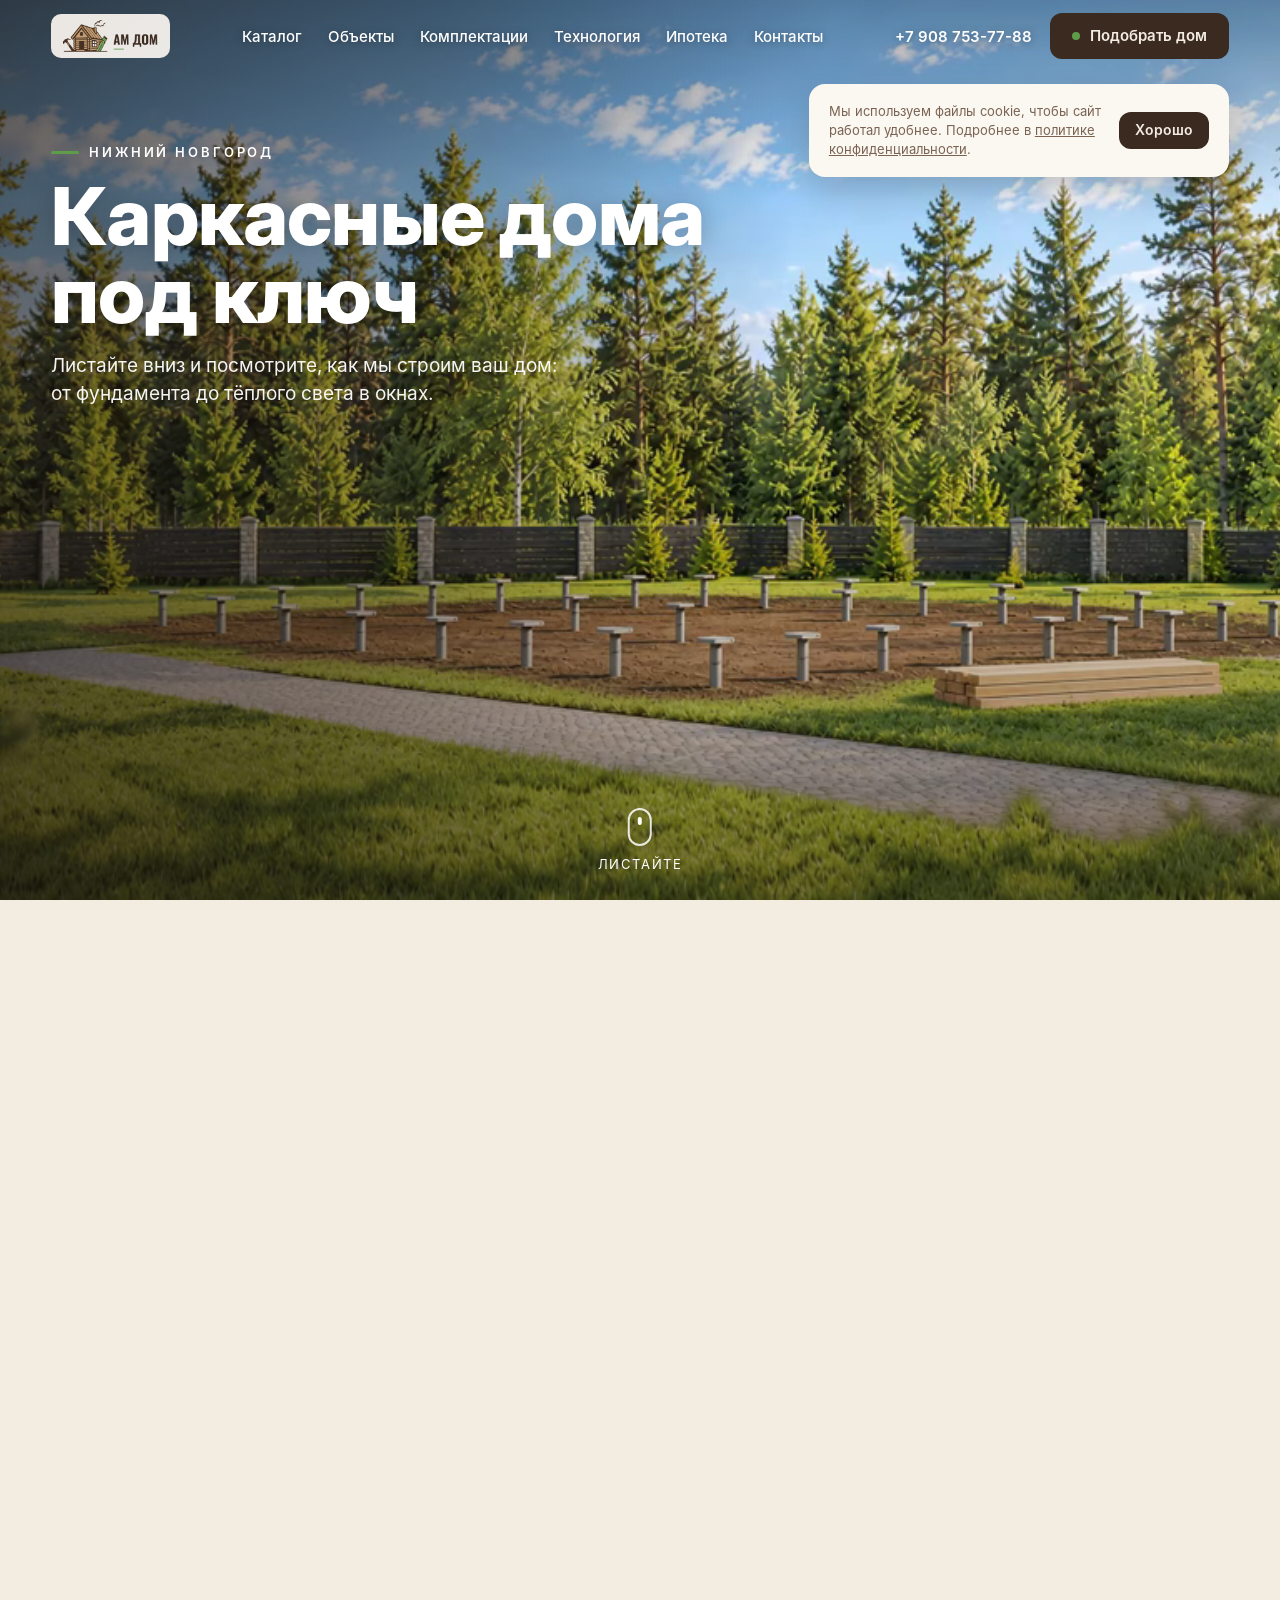
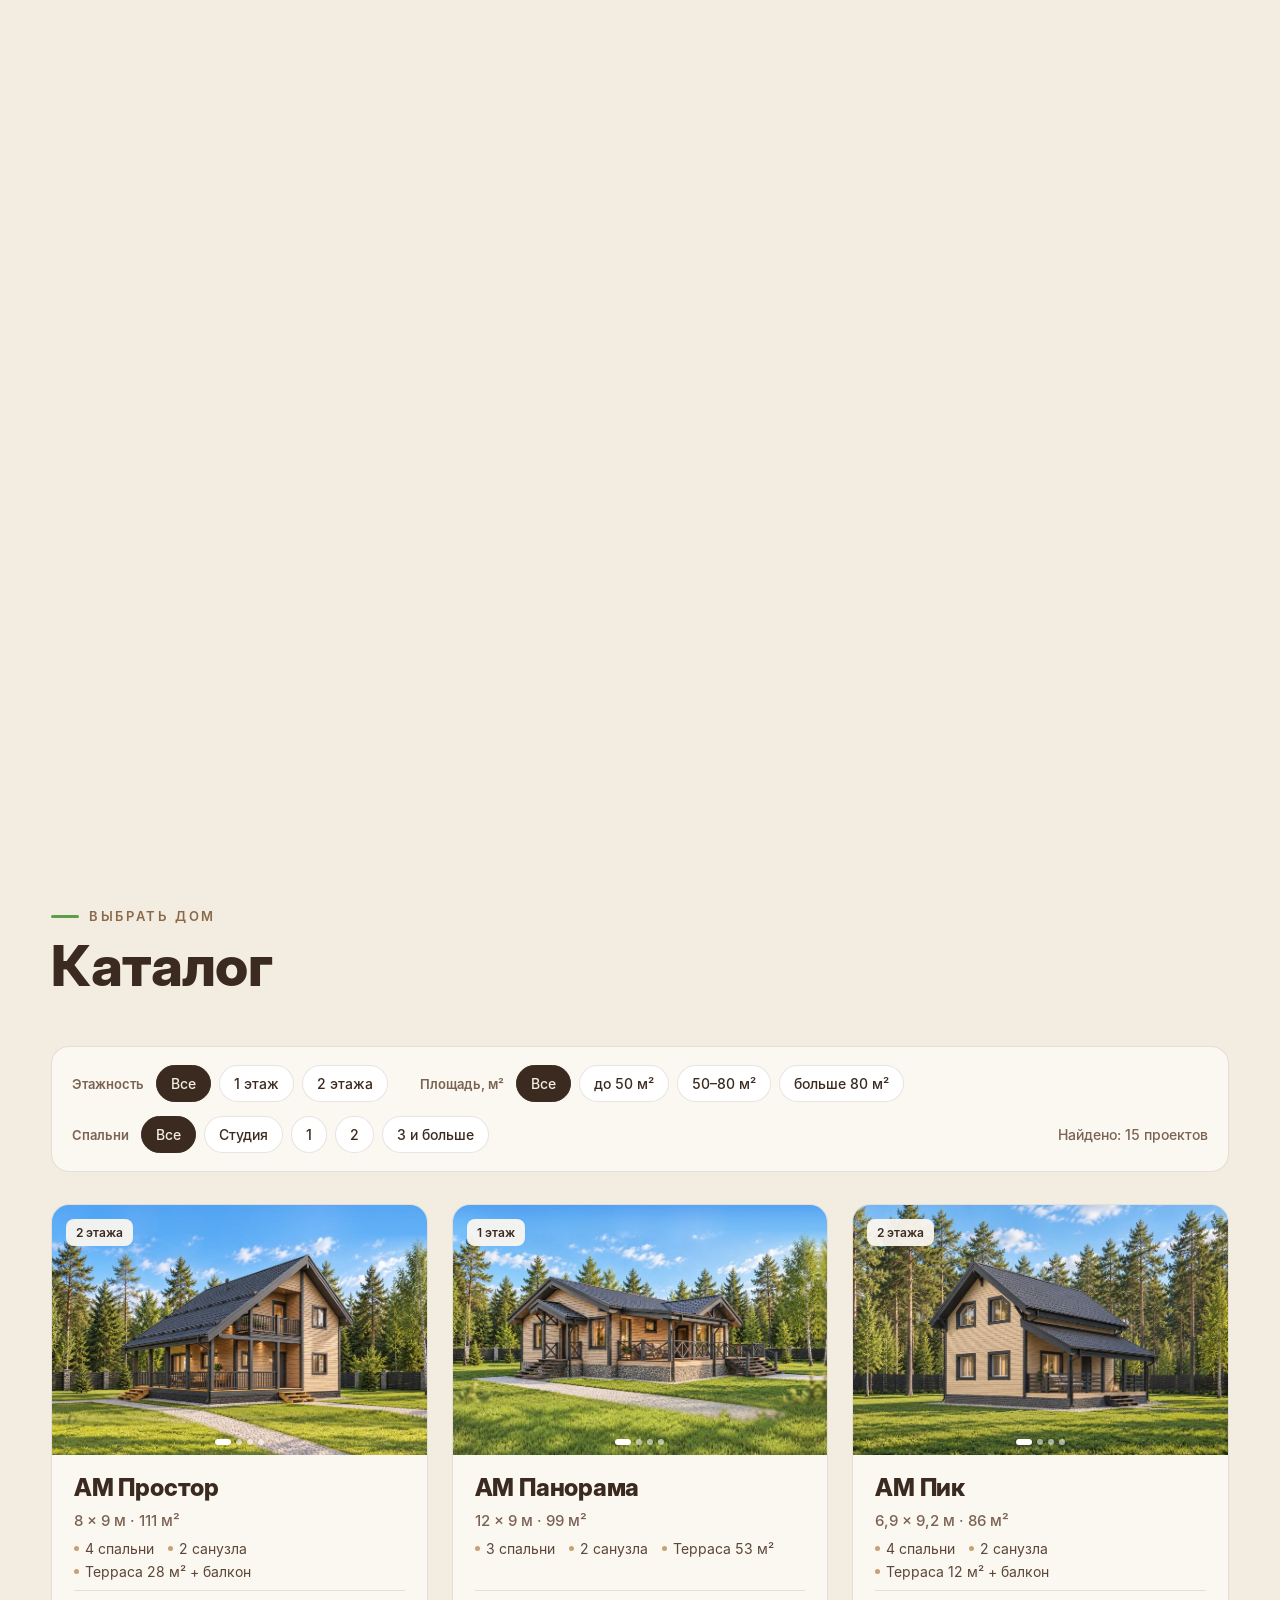
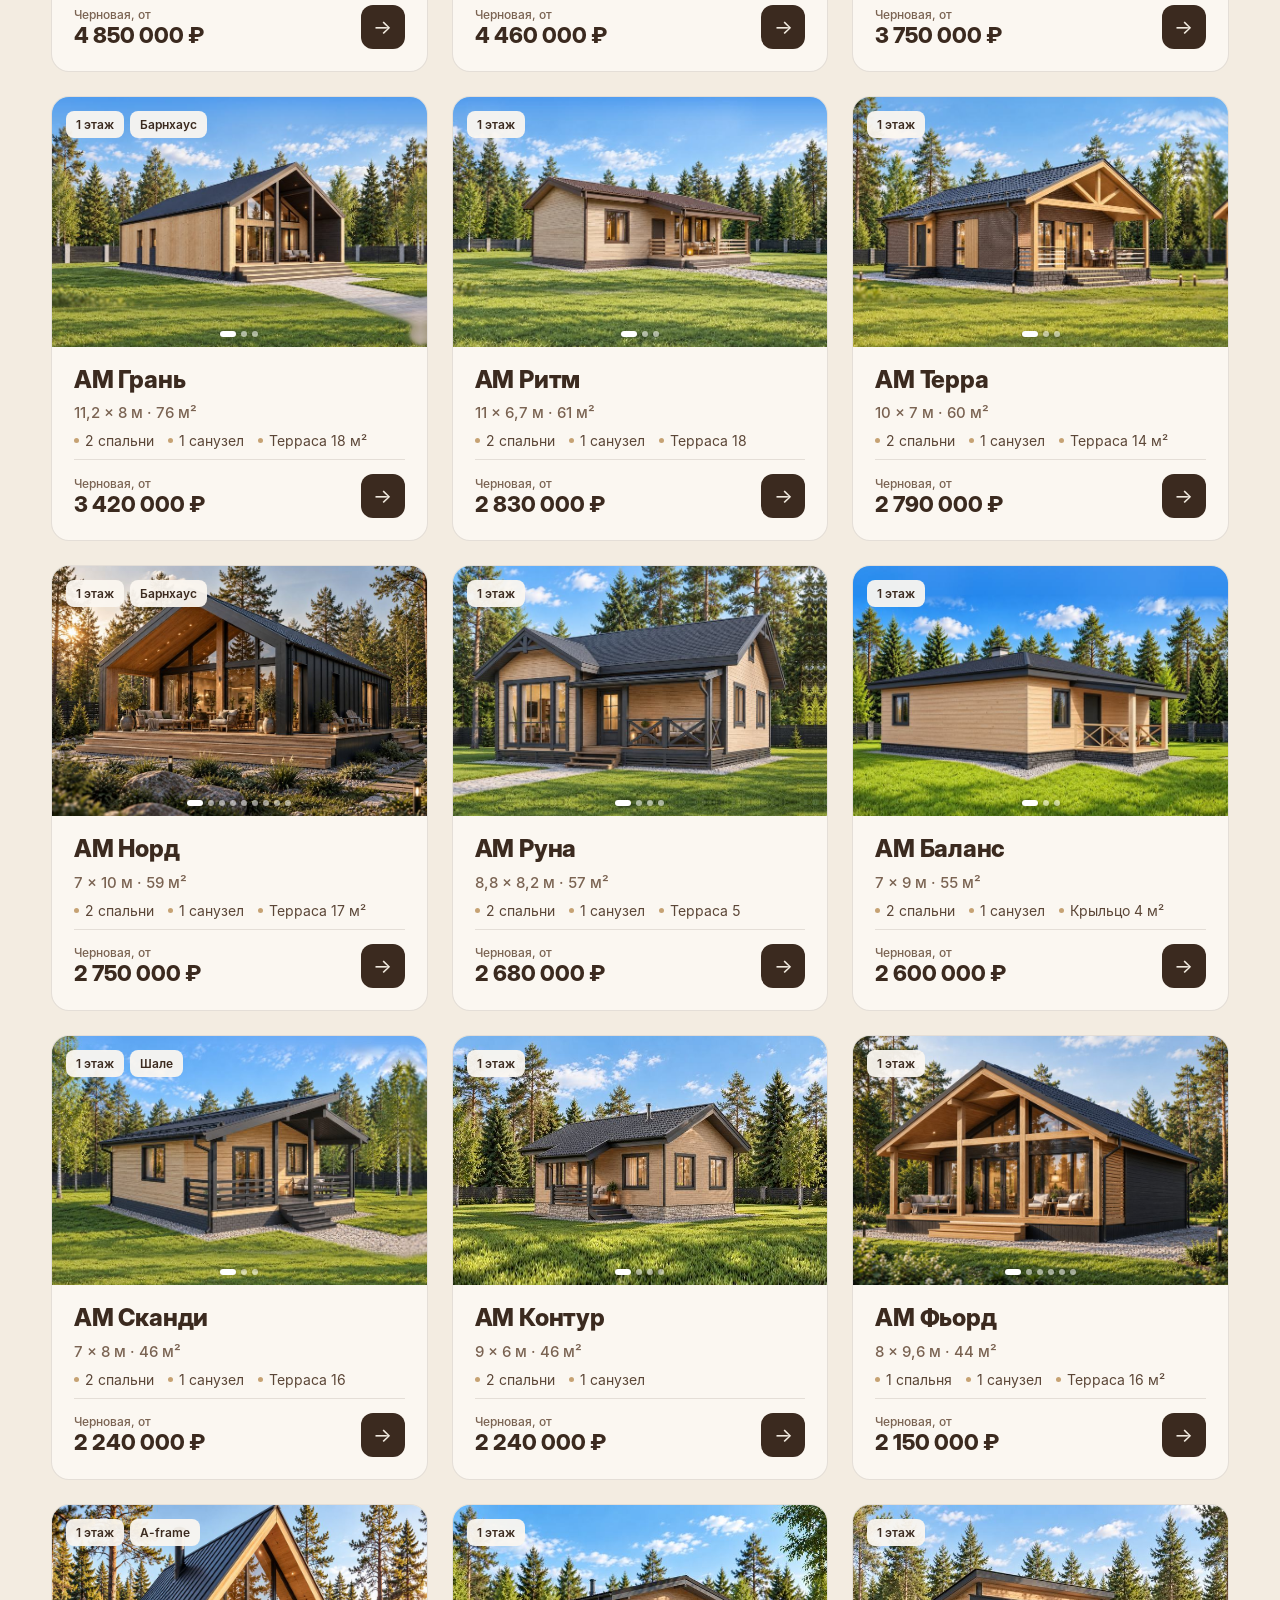
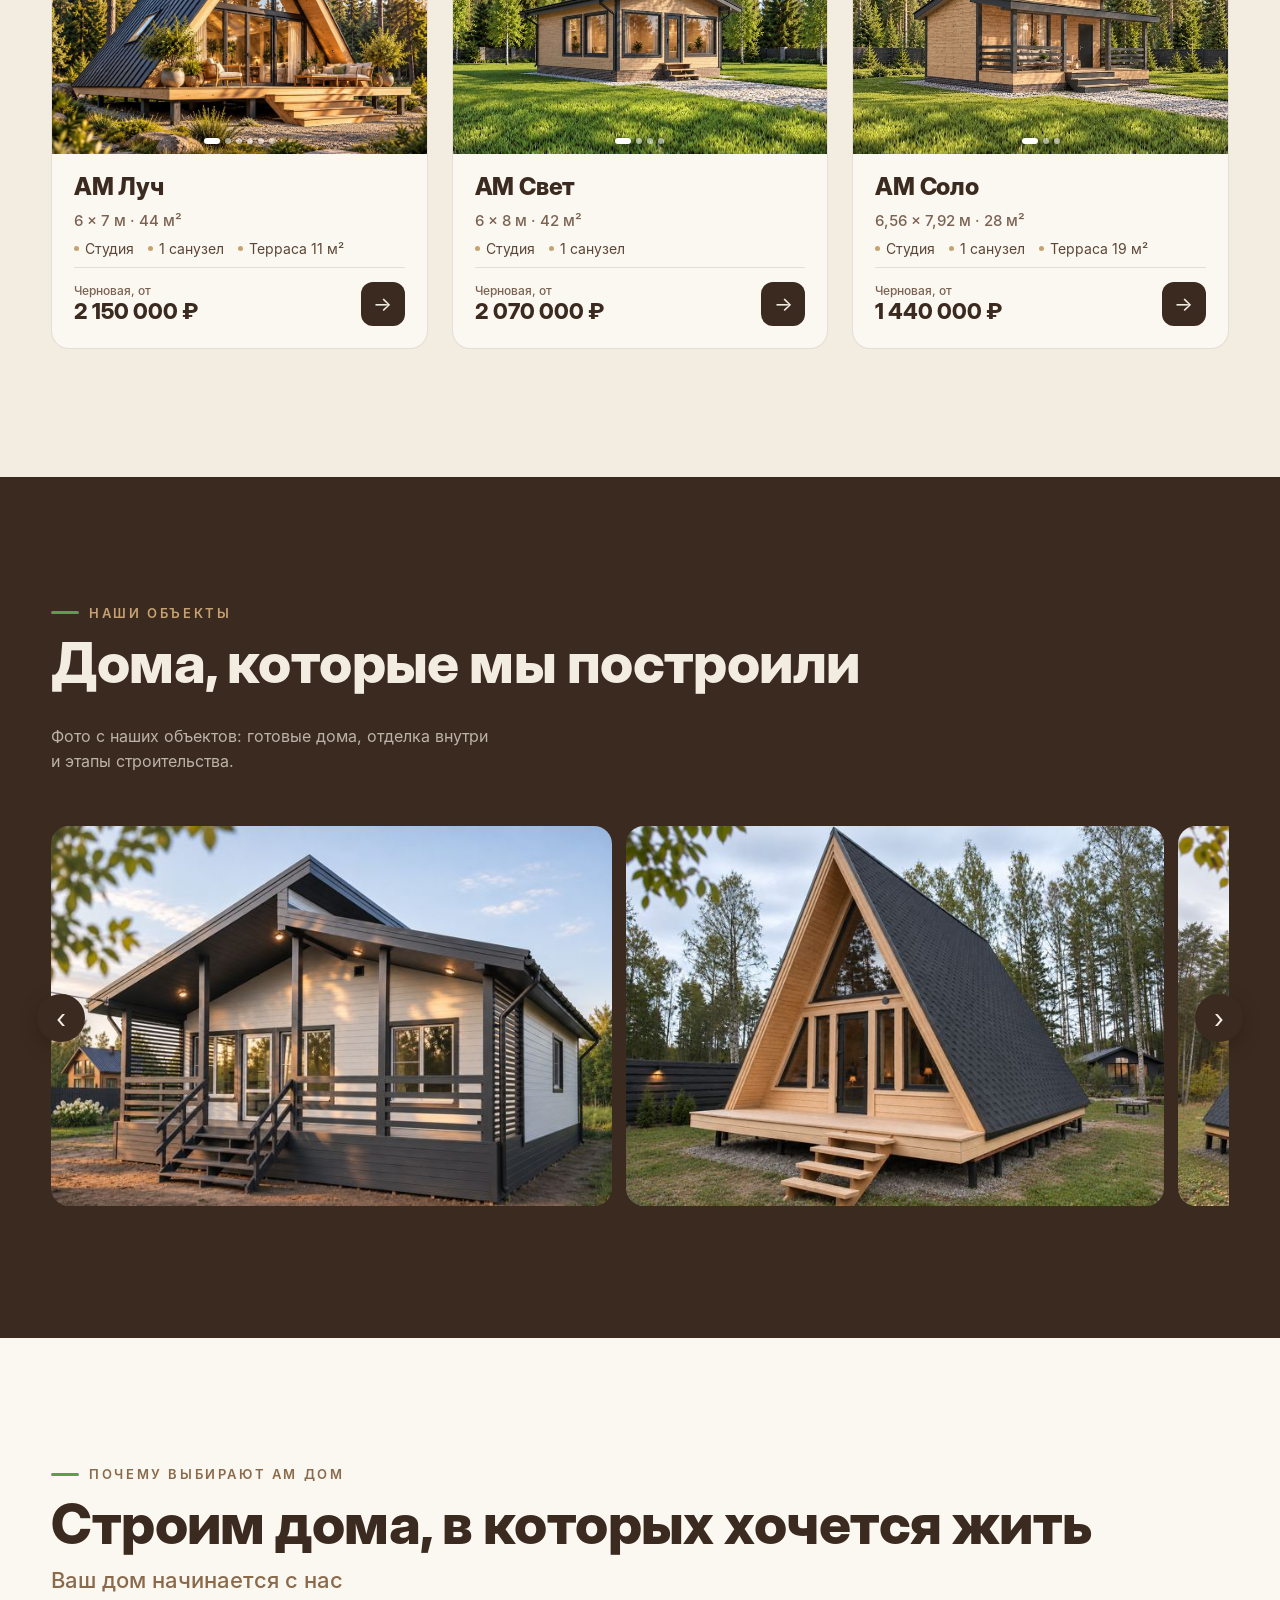
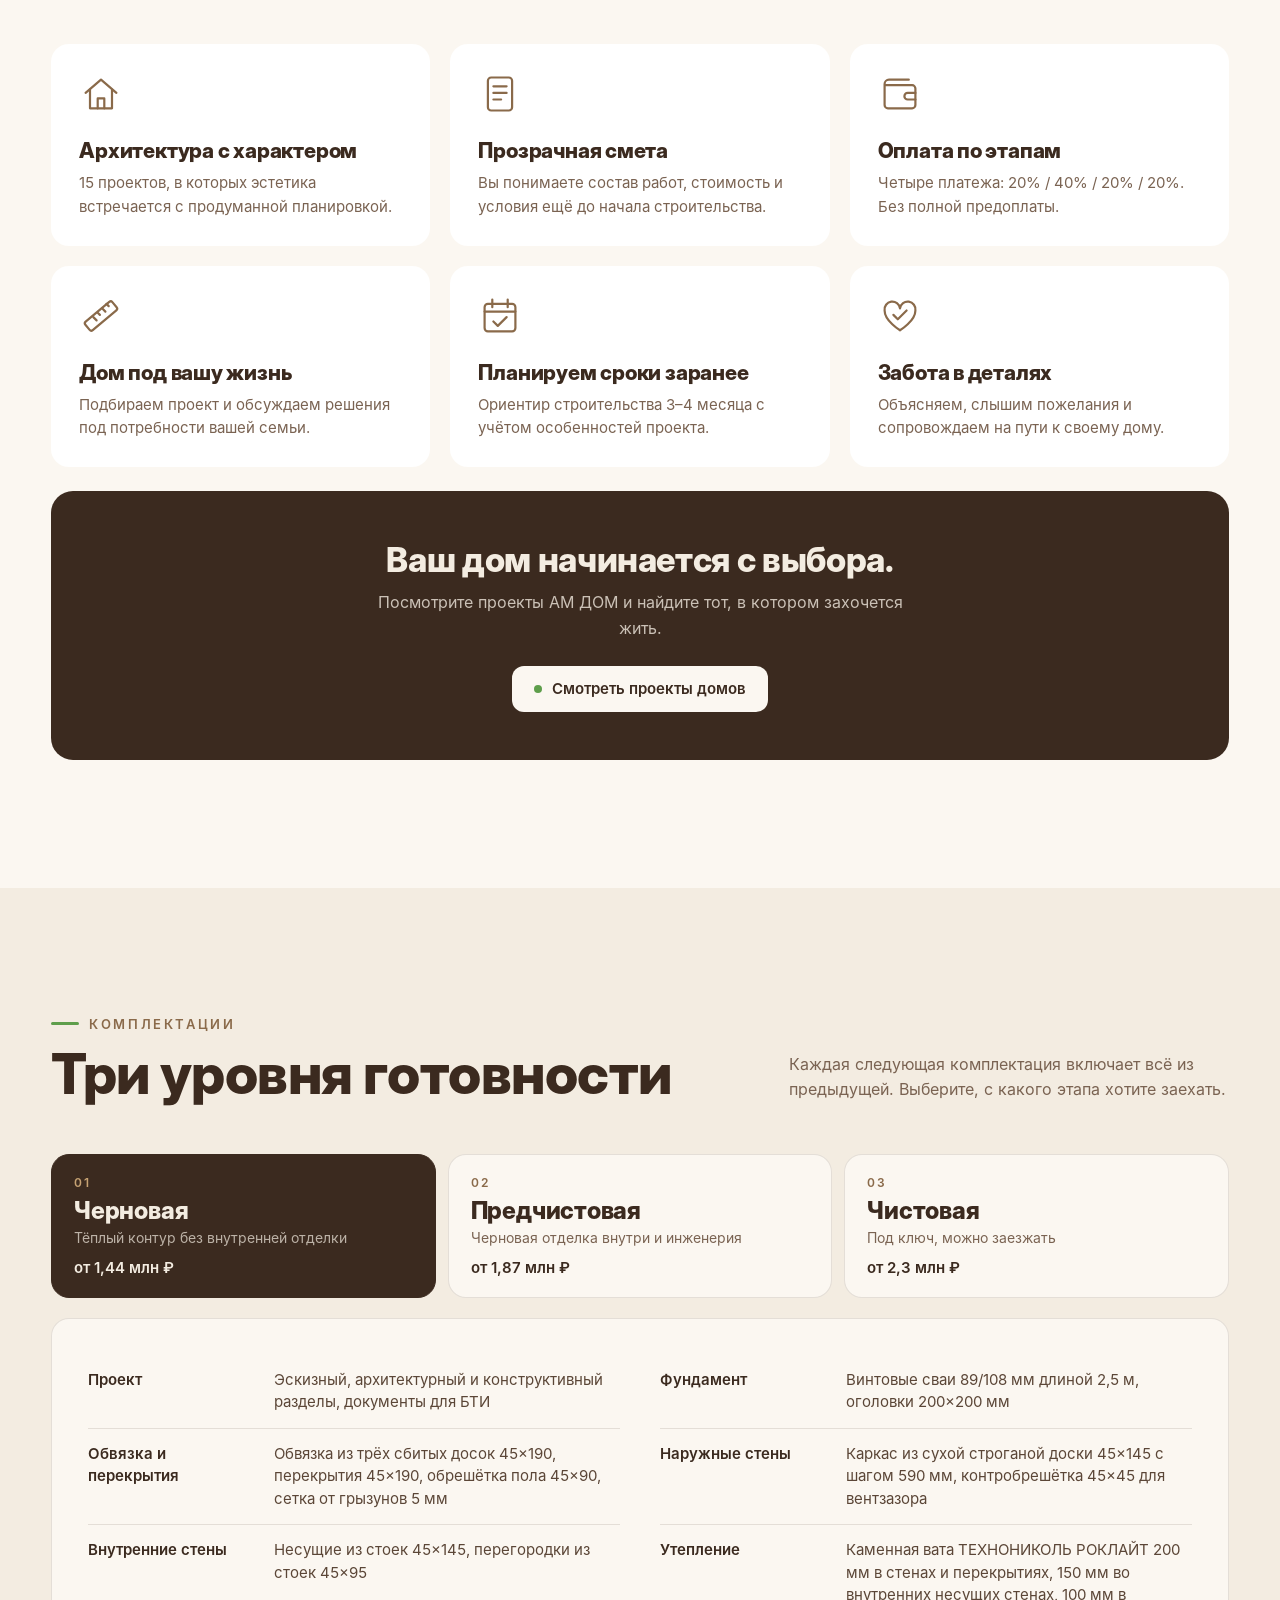
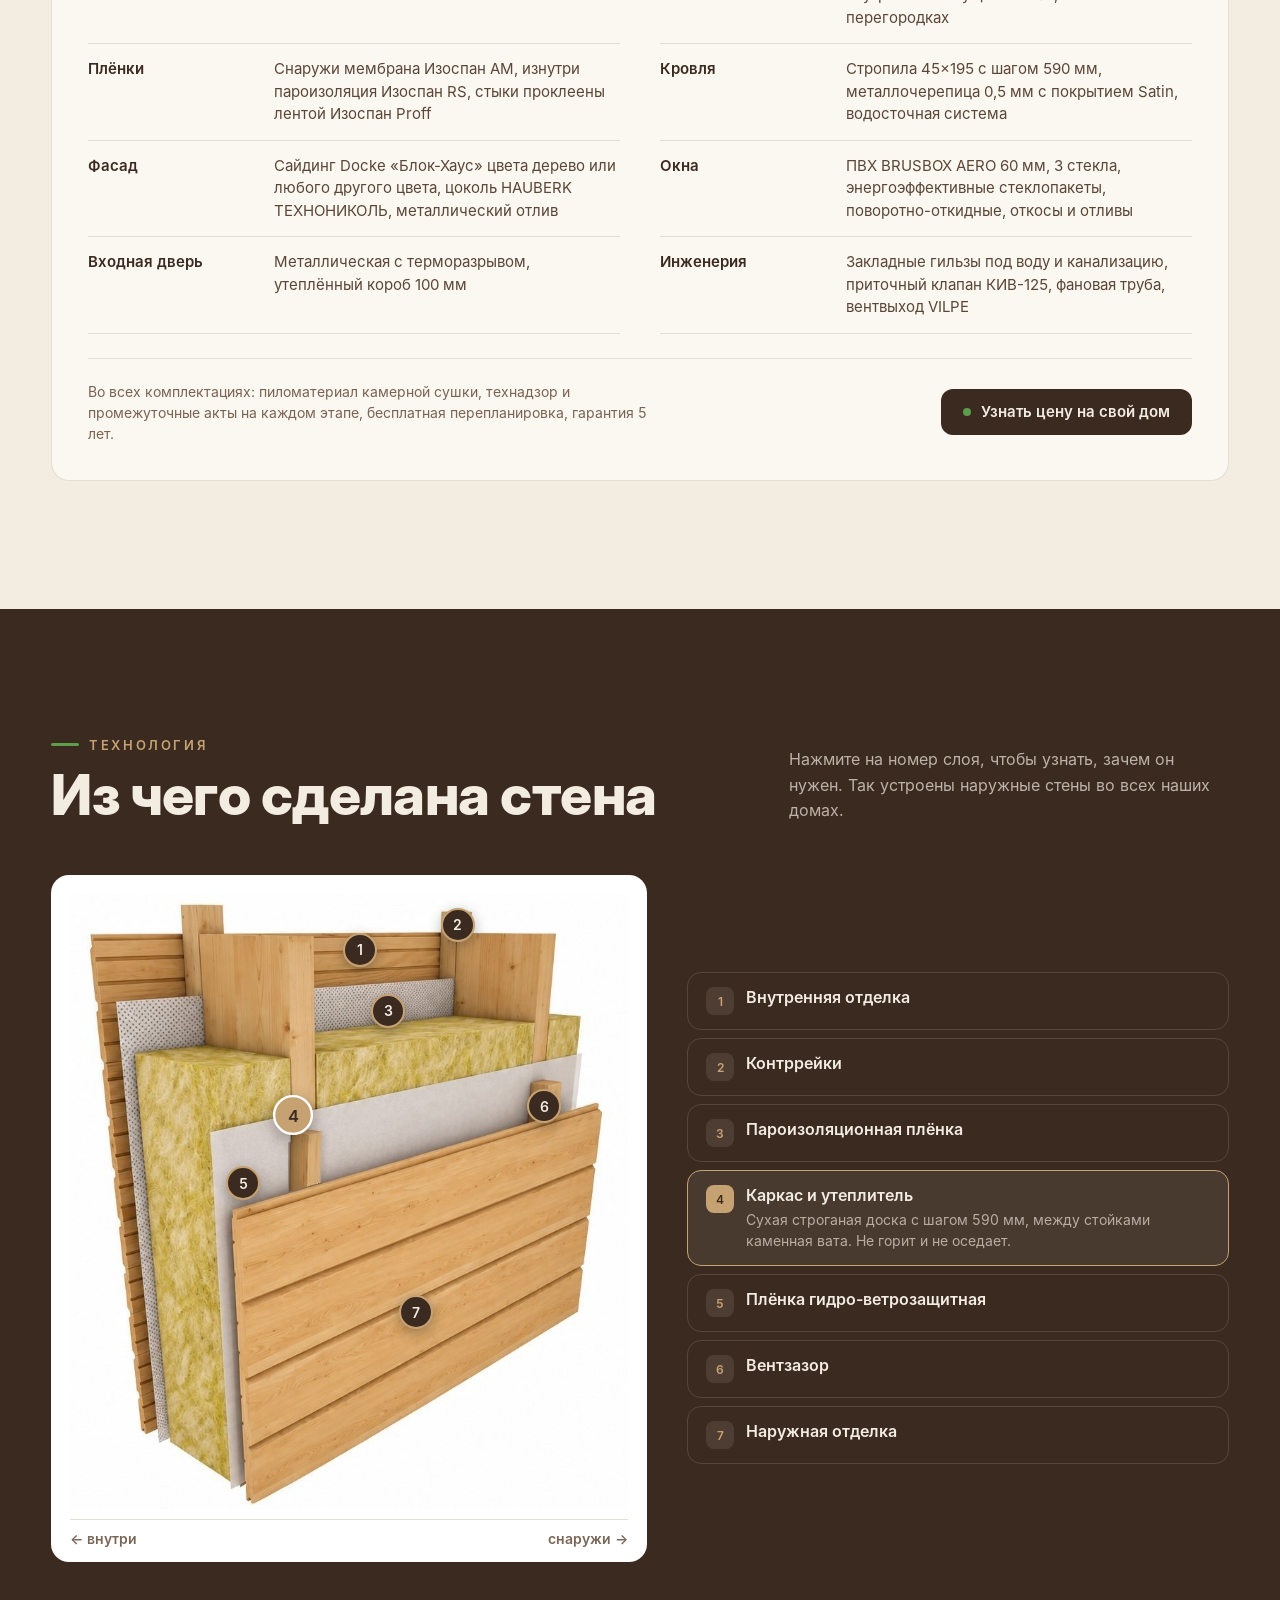
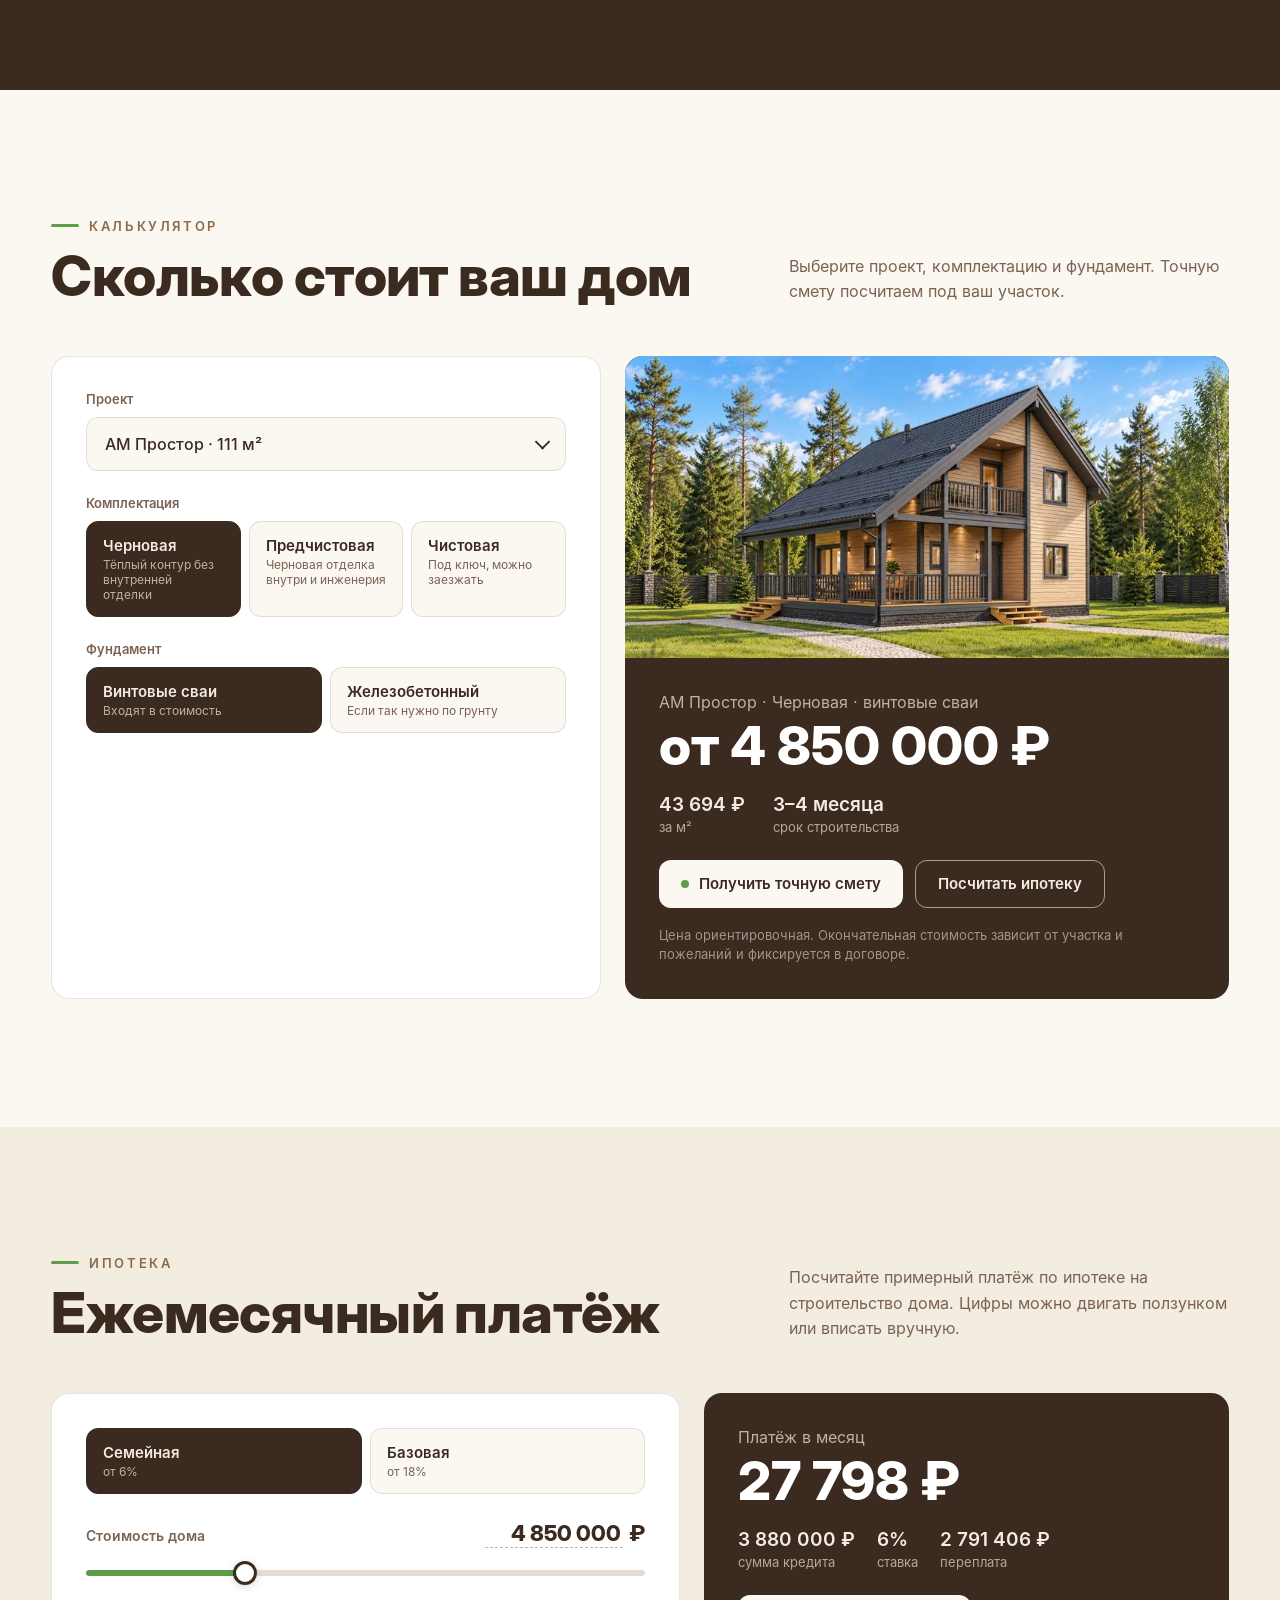
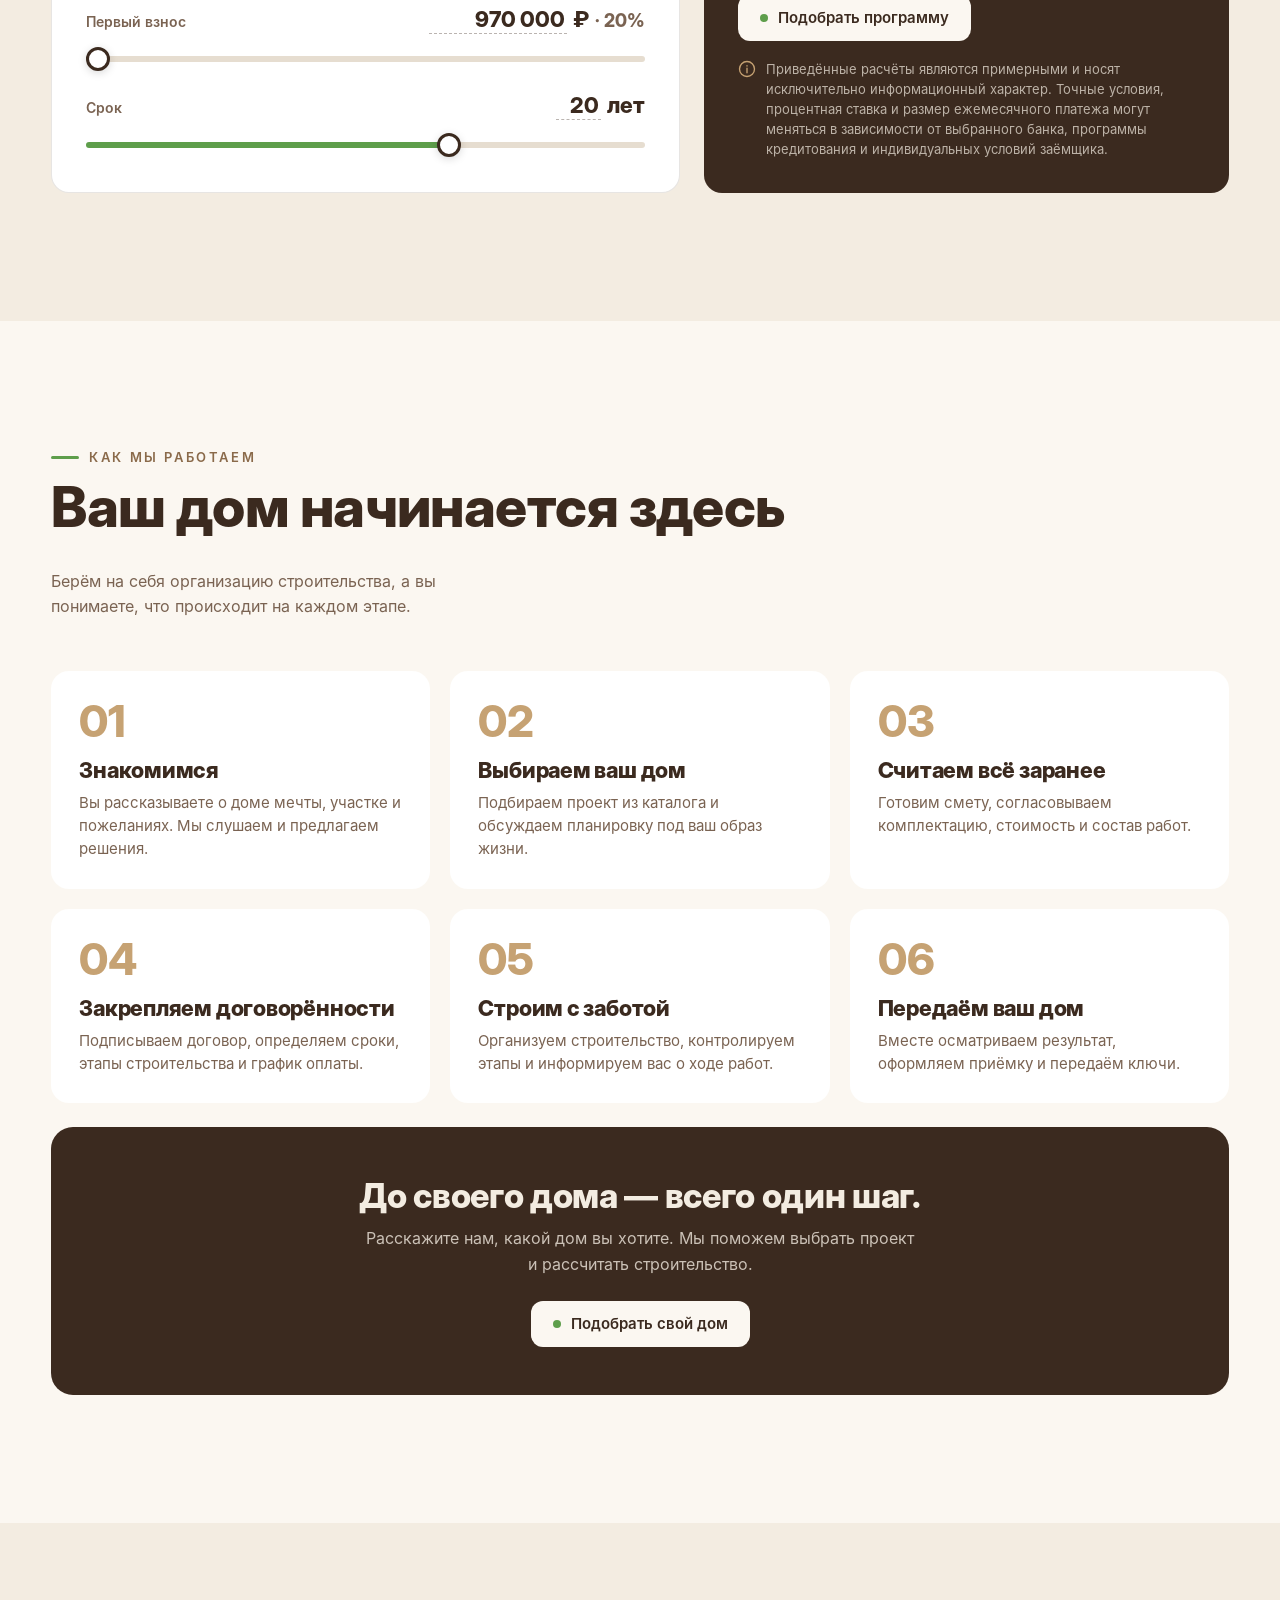
<file: index.html>
<!doctype html>
<html lang="ru">
<head>
<meta charset="utf-8">
<meta name="viewport" content="width=device-width, initial-scale=1, viewport-fit=cover">
<title>АМ ДОМ — каркасные дома под ключ в Нижнем Новгороде</title>
<meta name="description" content="Строим каркасные дома под ключ в Нижнем Новгороде. Каталог проектов, три комплектации, гарантия 5 лет, оплата по этапам, сроки 3–4 месяца.">
<!-- ТЕСТОВАЯ ВЕРСИЯ: строку ниже удалить при запуске на амдом.рф, иначе сайт не попадёт в поиск -->
<meta name="robots" content="noindex, nofollow">
<meta name="theme-color" content="#3B2A1F">
<meta property="og:title" content="АМ ДОМ — каркасные дома под ключ">
<meta property="og:description" content="Каталог проектов, гарантия 5 лет, оплата по этапам.">
<meta property="og:image" content="media/poster.jpg">
<link rel="icon" type="image/png" href="media/favicon.png">
<link rel="preload" href="fonts/InterDisplay-ExtraBold.woff" as="font" type="font/woff" crossorigin>
<link rel="stylesheet" href="css/style.css?v=15">
</head>
<body>

<!-- =============== ШАПКА =============== -->
<header class="top" id="top">
  <a class="logo" href="#" aria-label="АМ ДОМ, на главную"><img src="media/logo.png" alt="АМ ДОМ"></a>
  <nav class="menu" id="menu">
    <a href="#catalog">Каталог</a>
    <a href="#objects">Объекты</a>
    <a href="#packages">Комплектации</a>
    <a href="#tech">Технология</a>
    <a href="#mortgage">Ипотека</a>
    <a href="#contacts">Контакты</a>
    <a class="menu-phone" data-phone href="#"></a>
  </nav>
  <div class="top-right">
    <a class="top-phone" data-phone href="#"></a>
    <a class="btn" href="#quiz"><span class="dot"></span>Подобрать дом</a>
    <button class="burger" id="burger" aria-label="Меню" aria-expanded="false"><i></i><i></i><i></i></button>
  </div>
</header>

<main>
<!-- =============== ГЛАВНЫЙ ЭКРАН: ДОМ СОБИРАЕТСЯ =============== -->
<section class="build" id="build">
  <div class="stage">
    <div class="vbox">
      <video id="vid" muted playsinline preload="auto" poster="media/poster.jpg?v=2"></video>
      <img class="night" id="night" src="media/evening.jpg" alt="">
      <div class="shade"></div>
      <div class="tint i" id="tintI"></div>
      <div class="tint f" id="tintF"></div>
      <button class="replay" id="replay" hidden>↻ Смотреть ещё раз</button>
    </div>

    <div class="intro" id="intro">
      <div class="kick"><i></i>Нижний Новгород</div>
      <h1>Каркасные дома<br>под ключ</h1>
      <p><span class="dsk">Листайте вниз и посмотрите</span><span class="mob">Листайте этапы выше и посмотрите</span>, как мы строим ваш дом: от фундамента до тёплого света в окнах.</p>
    </div>
    <div class="hint" id="hint"><div class="m"></div>Листайте</div>

    <div class="card" id="card">
      <div class="num"><span id="cnum">01 / 11</span><span>Как мы строим</span></div>
      <div class="swap" id="cbody"><h3 id="ctitle"></h3><p id="ctext"></p></div>
      <div class="gl"></div>
    </div>
    <div class="rail" id="rail"><b id="bar"></b></div>

    <div class="final" id="final">
      <div class="ft">
        <div class="kick"><i></i>Дом готов</div>
        <h2>Осталось только заехать</h2>
      </div>
      <div class="fb">
        <div>
          <p>Планировку бесплатно адаптируем под вашу семью.</p>
          <div class="row">
            <a class="btn light" href="#catalog"><span class="dot"></span>Выбрать дом</a>
            <a class="btn ghost" href="#calc">Рассчитать стоимость</a>
          </div>
        </div>
        <div class="facts">
          <div><b>5 лет</b>гарантия по договору</div>
          <div><b>3</b>комплектации на выбор</div>
          <div><b>Поэтапная</b>оплата</div>
        </div>
      </div>
    </div>
  </div>
</section>

<!-- =============== КАТАЛОГ =============== -->
<section class="sec" id="catalog">
  <div class="wrap">
    <div class="head">
      <div>
        <div class="eyebrow">Выбрать дом</div>
        <h2>Каталог</h2>
      </div>
    </div>

    <div class="filters" id="filters">
      <div class="fgroup" data-key="floors">
        <span>Этажность</span>
        <button class="chip on" data-v="all">Все</button>
        <button class="chip" data-v="1"><span class="cl">1 этаж</span><span class="cs">1</span></button>
        <button class="chip" data-v="2"><span class="cl">2 этажа</span><span class="cs">2</span></button>
      </div>
      <div class="fgroup" data-key="area">
        <span>Площадь, м²</span>
        <button class="chip on" data-v="all">Все</button>
        <button class="chip" data-v="s"><span class="cl">до 50 м²</span><span class="cs">до 50</span></button>
        <button class="chip" data-v="m"><span class="cl">50–80 м²</span><span class="cs">50–80</span></button>
        <button class="chip" data-v="l"><span class="cl">больше 80 м²</span><span class="cs">80+</span></button>
      </div>
      <div class="fgroup" data-key="bed">
        <span>Спальни</span>
        <button class="chip on" data-v="all">Все</button>
        <button class="chip" data-v="0">Студия</button>
        <button class="chip" data-v="1">1</button>
        <button class="chip" data-v="2">2</button>
        <button class="chip" data-v="3"><span class="cl">3 и больше</span><span class="cs">3+</span></button>
      </div>
      <div class="fcount" id="fcount"></div>
    </div>

    <div class="grid" id="grid"></div>
    <div class="empty" id="empty" hidden>
      <p>Под такие условия проекта нет, но мы можем спроектировать дом под вас.</p>
      <button class="btn" id="freset">Сбросить фильтры</button>
    </div>
  </div>
</section>

<!-- =============== НАШИ ОБЪЕКТЫ =============== -->
<section class="sec dark" id="objects">
  <div class="wrap">
    <div class="head">
      <div>
        <div class="eyebrow">Наши объекты</div>
        <h2>Дома, которые мы построили</h2>
      </div>
      <p>Фото с наших объектов: готовые дома, отделка внутри и этапы строительства.</p>
    </div>
    <div class="obj">
      <div class="otrk" id="otrk"></div>
      <button class="onav p" aria-label="Назад">‹</button><button class="onav n" aria-label="Вперёд">›</button>
    </div>
  </div>
</section>

<!-- =============== ПОЧЕМУ МЫ =============== -->
<section class="sec paper" id="why">
  <div class="wrap">
    <div class="head">
      <div>
        <div class="eyebrow">Почему выбирают АМ ДОМ</div>
        <h2>Строим дома, в которых хочется жить</h2>
        <p class="lead">Ваш дом начинается с нас</p>
      </div>
    </div>
    <div class="stats" id="stats" hidden></div>
    <div class="why">
      <div class="wi"><svg viewBox="0 0 40 40"><path d="M6 19L20 7l14 12"/><path d="M10 16v17h20V16"/><path d="M17 33v-9h6v9"/></svg>
        <h3>Архитектура с характером</h3><p>15 проектов, в которых эстетика встречается с продуманной планировкой.</p></div>
      <div class="wi"><svg viewBox="0 0 40 40"><rect x="9" y="5" width="22" height="30" rx="3"/><path d="M14 13h12M14 19h12M14 25h7"/></svg>
        <h3>Прозрачная смета</h3><p>Вы понимаете состав работ, стоимость и условия ещё до начала строительства.</p></div>
      <div class="wi"><svg viewBox="0 0 40 40"><path d="M7 12h24a3 3 0 0 1 3 3v15a3 3 0 0 1-3 3H9a3 3 0 0 1-3-3V11a4 4 0 0 1 4-4h18"/><path d="M34 19h-7a3 3 0 0 0 0 6h7"/></svg>
        <h3>Оплата по этапам</h3><p>Четыре платежа: 20% / 40% / 20% / 20%. Без полной предоплаты.</p></div>
      <div class="wi"><svg viewBox="0 0 40 40"><rect x="4" y="15" width="32" height="10" rx="2" transform="rotate(-40 20 20)"/><path d="M13 21l3 3M17 17l2 2M21 13l3 3M25 9l2 2"/></svg>
        <h3>Дом под вашу жизнь</h3><p>Подбираем проект и обсуждаем решения под потребности вашей семьи.</p></div>
      <div class="wi"><svg viewBox="0 0 40 40"><rect x="6" y="9" width="28" height="25" rx="3"/><path d="M6 16h28M13 5v7M27 5v7M14 25l4 4 8-8"/></svg>
        <h3>Планируем сроки заранее</h3><p>Ориентир строительства 3–4 месяца с учётом особенностей проекта.</p></div>
      <div class="wi"><svg viewBox="0 0 40 40"><path d="M20 33S6 24.5 6 15a7 7 0 0 1 14-2 7 7 0 0 1 14 2c0 9.5-14 18-14 18z"/><path d="M14 19l4 4 8-8"/></svg>
        <h3>Забота в деталях</h3><p>Объясняем, слышим пожелания и сопровождаем на пути к своему дому.</p></div>
    </div>
    <div class="cta">
      <h3>Ваш дом начинается с выбора.</h3>
      <p>Посмотрите проекты АМ ДОМ и найдите тот, в котором захочется жить.</p>
      <a class="btn light" href="#catalog"><span class="dot"></span>Смотреть проекты домов</a>
    </div>
  </div>
</section>

<!-- =============== КОМПЛЕКТАЦИИ =============== -->
<section class="sec" id="packages">
  <div class="wrap">
    <div class="head">
      <div>
        <div class="eyebrow">Комплектации</div>
        <h2>Три уровня готовности</h2>
      </div>
      <p>Каждая следующая комплектация включает всё из предыдущей. Выберите, с какого этапа хотите заехать.</p>
    </div>
    <div class="ptabs" id="ptabs" role="tablist"></div>
    <div class="pbody" id="pbody"></div>
  </div>
</section>

<!-- =============== ТЕХНОЛОГИЯ =============== -->
<section class="sec dark" id="tech">
  <div class="wrap">
    <div class="head">
      <div>
        <div class="eyebrow">Технология</div>
        <h2>Из чего сделана стена</h2>
      </div>
      <p>Нажмите на номер слоя, чтобы узнать, зачем он нужен. Так устроены наружные стены во всех наших домах.</p>
    </div>
    <div class="wall">
      <div class="wall-pic" id="wallpic"></div>
      <div class="wall-list" id="wall-list"></div>
    </div>
  </div>
</section>

<!-- =============== КАЛЬКУЛЯТОР =============== -->
<section class="sec paper" id="calc">
  <div class="wrap">
    <div class="head">
      <div>
        <div class="eyebrow">Калькулятор</div>
        <h2>Сколько стоит ваш дом</h2>
      </div>
      <p>Выберите проект, комплектацию и фундамент. Точную смету посчитаем под ваш участок.</p>
    </div>
    <div class="calc">
      <div class="calc-form">
        <label class="lbl">Проект</label>
        <div class="select"><select id="c-house"></select></div>
        <label class="lbl">Комплектация</label>
        <div class="seg" id="c-pack"></div>
        <label class="lbl">Фундамент</label>
        <div class="seg" id="c-found"></div>
      </div>
      <div class="calc-out">
        <img id="c-img" alt="">
        <div class="calc-res">
          <div class="muted" id="c-name"></div>
          <div class="price" id="c-price"></div>
          <div class="calc-meta">
            <div><b id="c-m2"></b><span>за м²</span></div>
            <div><b id="c-days"></b><span>срок строительства</span></div>
          </div>
          <div class="row">
            <button class="btn" id="c-lead"><span class="dot"></span>Получить точную смету</button>
            <a class="btn line" href="#mortgage" id="c-tomort">Посчитать ипотеку</a>
          </div>
          <p class="small">Цена ориентировочная. Окончательная стоимость зависит от участка и пожеланий и фиксируется в договоре.</p>
        </div>
      </div>
    </div>
  </div>
</section>

<!-- =============== ИПОТЕКА =============== -->
<section class="sec" id="mortgage">
  <div class="wrap">
    <div class="head">
      <div>
        <div class="eyebrow">Ипотека</div>
        <h2>Ежемесячный платёж</h2>
      </div>
      <p>Посчитайте примерный платёж по ипотеке на строительство дома. Цифры можно двигать ползунком или вписать вручную.</p>
    </div>
    <div class="mort">
      <div class="mort-form">
        <div class="seg" id="m-prog"></div>
        <div class="rng">
          <div class="rng-top"><label for="m-sum-o">Стоимость дома</label><span class="num"><input id="m-sum-o" class="ninp" inputmode="numeric" autocomplete="off"><i>₽</i></span></div>
          <input type="range" id="m-sum" min="1000000" max="15000000" step="10000">
        </div>
        <div class="rng">
          <div class="rng-top"><label for="m-down-o">Первый взнос</label><span class="num"><input id="m-down-o" class="ninp" inputmode="numeric" autocomplete="off"><i>₽</i><em id="m-down-p"></em></span></div>
          <input type="range" id="m-down" min="20" max="90" step="0.1">
        </div>
        <div class="rng">
          <div class="rng-top"><label for="m-years-o">Срок</label><span class="num"><input id="m-years-o" class="ninp sm" inputmode="numeric" autocomplete="off"><i id="m-years-u">лет</i></span></div>
          <input type="range" id="m-years" min="1" max="30" step="1">
        </div>
      </div>
      <div class="mort-out">
        <div class="muted">Платёж в месяц</div>
        <div class="price" id="m-pay"></div>
        <div class="calc-meta">
          <div><b id="m-loan"></b><span>сумма кредита</span></div>
          <div><b id="m-rate"></b><span>ставка</span></div>
          <div><b id="m-over"></b><span>переплата</span></div>
        </div>
        <button class="btn light" id="m-lead"><span class="dot"></span>Подобрать программу</button>
        <p class="mnote"><svg viewBox="0 0 24 24" aria-hidden="true"><circle cx="12" cy="12" r="10"/><path d="M12 11v6M12 7.5v.5"/></svg><span>Приведённые расчёты являются примерными и носят исключительно информационный характер. Точные условия, процентная ставка и размер ежемесячного платежа могут меняться в зависимости от выбранного банка, программы кредитования и индивидуальных условий заёмщика.</span></p>
      </div>
    </div>
  </div>
</section>

<!-- =============== КАК МЫ РАБОТАЕМ =============== -->
<section class="sec paper" id="steps">
  <div class="wrap">
    <div class="head">
      <div>
        <div class="eyebrow">Как мы работаем</div>
        <h2>Ваш дом начинается здесь</h2>
      </div>
      <p>Берём на себя организацию строительства, а вы понимаете, что происходит на каждом этапе.</p>
    </div>
    <ol class="steps">
      <li><b>01</b><h3>Знакомимся</h3><p>Вы рассказываете о доме мечты, участке и пожеланиях. Мы слушаем и предлагаем решения.</p></li>
      <li><b>02</b><h3>Выбираем ваш дом</h3><p>Подбираем проект из каталога и обсуждаем планировку под ваш образ жизни.</p></li>
      <li><b>03</b><h3>Считаем всё заранее</h3><p>Готовим смету, согласовываем комплектацию, стоимость и состав работ.</p></li>
      <li><b>04</b><h3>Закрепляем договорённости</h3><p>Подписываем договор, определяем сроки, этапы строительства и график оплаты.</p></li>
      <li><b>05</b><h3>Строим с заботой</h3><p>Организуем строительство, контролируем этапы и информируем вас о ходе работ.</p></li>
      <li><b>06</b><h3>Передаём ваш дом</h3><p>Вместе осматриваем результат, оформляем приёмку и передаём ключи.</p></li>
    </ol>
    <div class="cta">
      <h3>До своего дома — всего один шаг.</h3>
      <p>Расскажите нам, какой дом вы хотите. Мы поможем выбрать проект и рассчитать строительство.</p>
      <a class="btn light" href="#quiz"><span class="dot"></span>Подобрать свой дом</a>
    </div>
  </div>
</section>

<!-- =============== КВИЗ =============== -->
<section class="sec" id="quiz">
  <div class="wrap">
    <div class="quiz" id="quizbox">
      <div class="quiz-side">
        <div class="eyebrow">Подбор дома</div>
        <h2>Подберём дом за 5 вопросов</h2>
        <p>Ответьте на вопросы, и мы покажем подходящие проекты и посчитаем стоимость.</p>
        <div class="qprog"><b id="qbar"></b></div>
        <div class="muted" id="qstep"></div>
      </div>
      <div class="quiz-main" id="qmain"></div>
    </div>
  </div>
</section>

<!-- =============== ИНДИВИДУАЛЬНЫЙ ПРОЕКТ =============== -->
<section class="sec paper" id="custom">
  <div class="wrap">
    <div class="custom">
      <div class="custom-img"><img src="img/custom.jpg" alt="Каркасный дом АМ ДОМ: от чертежа до готового дома" loading="lazy"></div>
      <div class="custom-txt">
        <div class="eyebrow">Индивидуальный проект</div>
        <h2>Не нашли подходящий дом?</h2>
        <p>Спроектируем дом под ваш участок, бюджет и образ жизни. Пришлите эскиз, фото понравившегося дома или просто расскажите, каким его видите.</p>
        <div class="tags">
          <span>Дома по индивидуальному проекту</span>
          <span>Бани</span>
        </div>
        <button class="btn" data-lead="Индивидуальный проект"><span class="dot"></span>Обсудить проект</button>
      </div>
    </div>
  </div>
</section>

<!-- =============== ВОПРОСЫ =============== -->
<section class="sec" id="faq">
  <div class="wrap narrow">
    <div class="head"><div><div class="eyebrow">Вопросы и ответы</div><h2>Всё, что вы хотите знать о строительстве дома</h2></div></div>
    <div class="faq" id="faqlist"></div>
  </div>
</section>

<!-- =============== КОНТАКТЫ =============== -->
<section class="sec dark" id="contacts">
  <div class="wrap">
    <div class="contacts">
      <div>
        <div class="eyebrow">Контакты</div>
        <h2>Приезжайте в офис<br><span class="h2b">Оставьте заявку</span></h2>
        <ul class="clist">
          <li><span>Телефон</span><a data-phone href="#"></a></li>
          <li><span>Почта</span><a data-email href="#"></a></li>
          <li><span>Офис</span><a data-map target="_blank" rel="noopener"></a></li>
          <li><span>Режим работы</span><div class="hours" data-hours></div></li>
        </ul>
        <div class="msg">
          <a class="mbtn tg" data-tg target="_blank" rel="noopener"><svg viewBox="0 0 24 24"><path d="M21.5 3.6L2.9 10.8c-1.3.5-1.2 1.2-.2 1.5l4.8 1.5 1.8 5.6c.2.6.4.8.9.8.4 0 .6-.2.9-.4l2.3-2.2 4.7 3.5c.9.5 1.5.2 1.7-.8l3.1-14.6c.3-1.3-.5-1.9-1.4-1.6zM9.2 13.4l9.2-5.8c.4-.3.8-.1.5.2l-7.9 7.1-.3 3.3z"/></svg>Telegram</a>
          <a class="mbtn mx" data-max target="_blank" rel="noopener"><svg viewBox="0 0 24 24"><path d="M12 2C6.5 2 2 6.2 2 11.4c0 2.9 1.4 5.5 3.7 7.2L5 22l3.6-2c1 .3 2.2.5 3.4.5 5.5 0 10-4.2 10-9.4S17.5 2 12 2z"/></svg>MAX</a>
          <a class="mbtn vk" data-vk target="_blank" rel="noopener"><svg viewBox="0 0 24 24"><path d="M12.8 17.5C6.6 17.5 3.1 13.3 3 6.5h3.1c.1 5 2.3 7.1 4.1 7.5V6.5h2.9v4.3c1.8-.2 3.6-2.2 4.2-4.3h2.9c-.5 2.6-2.4 4.6-3.8 5.4 1.4.7 3.6 2.4 4.4 5.6h-3.2c-.7-2.1-2.4-3.8-4.5-4v4z"/></svg>ВКонтакте</a>
          <a class="mbtn" data-phone href="#"><svg viewBox="0 0 24 24"><path d="M6.6 10.8c1.4 2.8 3.8 5.1 6.6 6.6l2.2-2.2c.3-.3.7-.4 1-.2 1.1.4 2.3.6 3.6.6.6 0 1 .4 1 1V20c0 .6-.4 1-1 1C10.6 21 3 13.4 3 4c0-.6.4-1 1-1h3.5c.6 0 1 .4 1 1 0 1.3.2 2.5.6 3.6.1.3 0 .7-.2 1z"/></svg>Позвонить</a>
        </div>
      </div>
      <form class="form" data-form data-topic="Заявка из блока «Контакты»">
        <h3>Заявка на консультацию</h3>
        <p class="muted">Перезвоним, ответим на вопросы и посчитаем смету.</p>
        <input name="name" placeholder="Ваше имя" autocomplete="name" required>
        <input name="phone" type="tel" placeholder="+7 (___) ___-__-__" autocomplete="tel" required>
        <textarea name="comment" rows="3" placeholder="Комментарий, например какой дом понравился"></textarea>
        <div class="seg small-seg" data-contact>
          <label><input type="radio" name="contact" value="Звонок" checked><span>Звонок</span></label>
          <label><input type="radio" name="contact" value="Telegram"><span>Telegram</span></label>
          <label><input type="radio" name="contact" value="MAX"><span>MAX</span></label>
        </div>
        <label class="agree"><input type="checkbox" name="agree" required><span>Согласен на обработку персональных данных и с <a href="policy.html" target="_blank">политикой конфиденциальности</a></span></label>
        <button class="btn" type="submit"><span class="dot"></span>Отправить заявку</button>
      </form>
    </div>
    <div class="map" id="map"><a class="map-open" data-maplink target="_blank" rel="noopener">Открыть в Яндекс Картах</a></div>
  </div>
</section>
</main>

<!-- =============== ПОДВАЛ =============== -->
<footer class="foot">
  <div class="wrap">
    <div class="foot-top">
      <a class="logo" href="#"><img src="media/logo.png" alt="АМ ДОМ"></a>
      <nav>
        <a href="#catalog">Каталог</a><a href="#objects">Объекты</a><a href="#packages">Комплектации</a><a href="#tech">Технология</a>
        <a href="#calc">Калькулятор</a><a href="#mortgage">Ипотека</a><a href="#faq">Вопросы</a><a href="#contacts">Контакты</a>
      </nav>
      <div class="soc">
        <a data-avito target="_blank" rel="noopener" hidden aria-label="Авито">Авито</a>
        <a class="si tg" data-tg target="_blank" rel="noopener" aria-label="Telegram"><svg viewBox="0 0 24 24"><path d="M21.5 3.6L2.9 10.8c-1.3.5-1.2 1.2-.2 1.5l4.8 1.5 1.8 5.6c.2.6.4.8.9.8.4 0 .6-.2.9-.4l2.3-2.2 4.7 3.5c.9.5 1.5.2 1.7-.8l3.1-14.6c.3-1.3-.5-1.9-1.4-1.6z"/></svg></a>
        <a class="si mx" data-max target="_blank" rel="noopener" aria-label="MAX"><svg viewBox="0 0 24 24"><path d="M12 2C6.5 2 2 6.2 2 11.4c0 2.9 1.4 5.5 3.7 7.2L5 22l3.6-2c1 .3 2.2.5 3.4.5 5.5 0 10-4.2 10-9.4S17.5 2 12 2z"/></svg></a>
        <a class="si vk" data-vk target="_blank" rel="noopener" aria-label="ВКонтакте"><svg viewBox="0 0 24 24"><path d="M12.8 17.5C6.6 17.5 3.1 13.3 3 6.5h3.1c.1 5 2.3 7.1 4.1 7.5V6.5h2.9v4.3c1.8-.2 3.6-2.2 4.2-4.3h2.9c-.5 2.6-2.4 4.6-3.8 5.4 1.4.7 3.6 2.4 4.4 5.6h-3.2c-.7-2.1-2.4-3.8-4.5-4v4z"/></svg></a>
      </div>
    </div>
    <div class="foot-bot">
      <div><span data-legal></span> · ИНН <span data-inn></span></div>
      <div><a href="policy.html">Политика конфиденциальности</a></div>
    </div>
    <p class="foot-note">Информация и цены на сайте носят ознакомительный характер и не являются публичной офертой (ст. 437 ГК РФ). Итоговая стоимость фиксируется в договоре.</p>
  </div>
</footer>

<!-- нижняя панель на телефоне -->
<div class="mbar" id="mbar">
  <a data-phone href="#"><svg viewBox="0 0 24 24"><path d="M6.6 10.8c1.4 2.8 3.8 5.1 6.6 6.6l2.2-2.2c.3-.3.7-.4 1-.2 1.1.4 2.3.6 3.6.6.6 0 1 .4 1 1V20c0 .6-.4 1-1 1C10.6 21 3 13.4 3 4c0-.6.4-1 1-1h3.5c.6 0 1 .4 1 1 0 1.3.2 2.5.6 3.6.1.3 0 .7-.2 1z"/></svg>Позвонить</a>
  <a class="ic tg" data-tg target="_blank" rel="noopener" aria-label="Telegram"><svg viewBox="0 0 24 24"><path d="M21.5 3.6L2.9 10.8c-1.3.5-1.2 1.2-.2 1.5l4.8 1.5 1.8 5.6c.2.6.4.8.9.8.4 0 .6-.2.9-.4l2.3-2.2 4.7 3.5c.9.5 1.5.2 1.7-.8l3.1-14.6c.3-1.3-.5-1.9-1.4-1.6z"/></svg></a>
  <a class="ic mx" data-max target="_blank" rel="noopener" aria-label="MAX"><svg viewBox="0 0 24 24"><path d="M12 2C6.5 2 2 6.2 2 11.4c0 2.9 1.4 5.5 3.7 7.2L5 22l3.6-2c1 .3 2.2.5 3.4.5 5.5 0 10-4.2 10-9.4S17.5 2 12 2z"/></svg></a>
  <a class="ic vk" data-vk target="_blank" rel="noopener" aria-label="ВКонтакте"><svg viewBox="0 0 24 24"><path d="M12.8 17.5C6.6 17.5 3.1 13.3 3 6.5h3.1c.1 5 2.3 7.1 4.1 7.5V6.5h2.9v4.3c1.8-.2 3.6-2.2 4.2-4.3h2.9c-.5 2.6-2.4 4.6-3.8 5.4 1.4.7 3.6 2.4 4.4 5.6h-3.2c-.7-2.1-2.4-3.8-4.5-4v4z"/></svg></a>
  <a href="#quiz" class="accent">Подобрать дом</a>
</div>

<!-- окно дома -->
<div class="modal" id="hmodal" hidden>
  <div class="modal-bg" data-close></div>
  <div class="modal-box house-box" role="dialog" aria-modal="true" aria-labelledby="h-name">
    <button class="x" data-close aria-label="Закрыть">×</button>
    <div class="hm" id="hm"></div>
  </div>
</div>

<!-- окно заявки -->
<div class="modal" id="lmodal" hidden>
  <div class="modal-bg" data-close></div>
  <div class="modal-box lead-box" role="dialog" aria-modal="true">
    <button class="x" data-close aria-label="Закрыть">×</button>
    <form class="form" data-form id="lform">
      <h3 id="l-title">Получить смету</h3>
      <p class="muted" id="l-sub">Оставьте телефон, менеджер перезвонит и всё посчитает.</p>
      <input name="name" placeholder="Ваше имя" autocomplete="name" required>
      <input name="phone" type="tel" placeholder="+7 (___) ___-__-__" autocomplete="tel" required>
      <div class="seg small-seg" data-contact>
        <label><input type="radio" name="contact" value="Звонок" checked><span>Звонок</span></label>
        <label><input type="radio" name="contact" value="Telegram"><span>Telegram</span></label>
        <label><input type="radio" name="contact" value="MAX"><span>MAX</span></label>
      </div>
      <label class="agree"><input type="checkbox" name="agree" required><span>Согласен на обработку персональных данных и с <a href="policy.html" target="_blank">политикой конфиденциальности</a></span></label>
      <button class="btn" type="submit"><span class="dot"></span>Отправить</button>
    </form>
  </div>
</div>

<div class="toast" id="toast" hidden></div>

<div class="cookie" id="cookie" hidden>
  <p>Мы используем файлы cookie, чтобы сайт работал удобнее. Подробнее в <a href="policy.html">политике конфиденциальности</a>.</p>
  <button class="btn" id="cookie-ok">Хорошо</button>
</div>

<script src="js/data.js?v=10"></script>
<script src="js/app.js?v=11"></script>
</body>
</html>
</file>
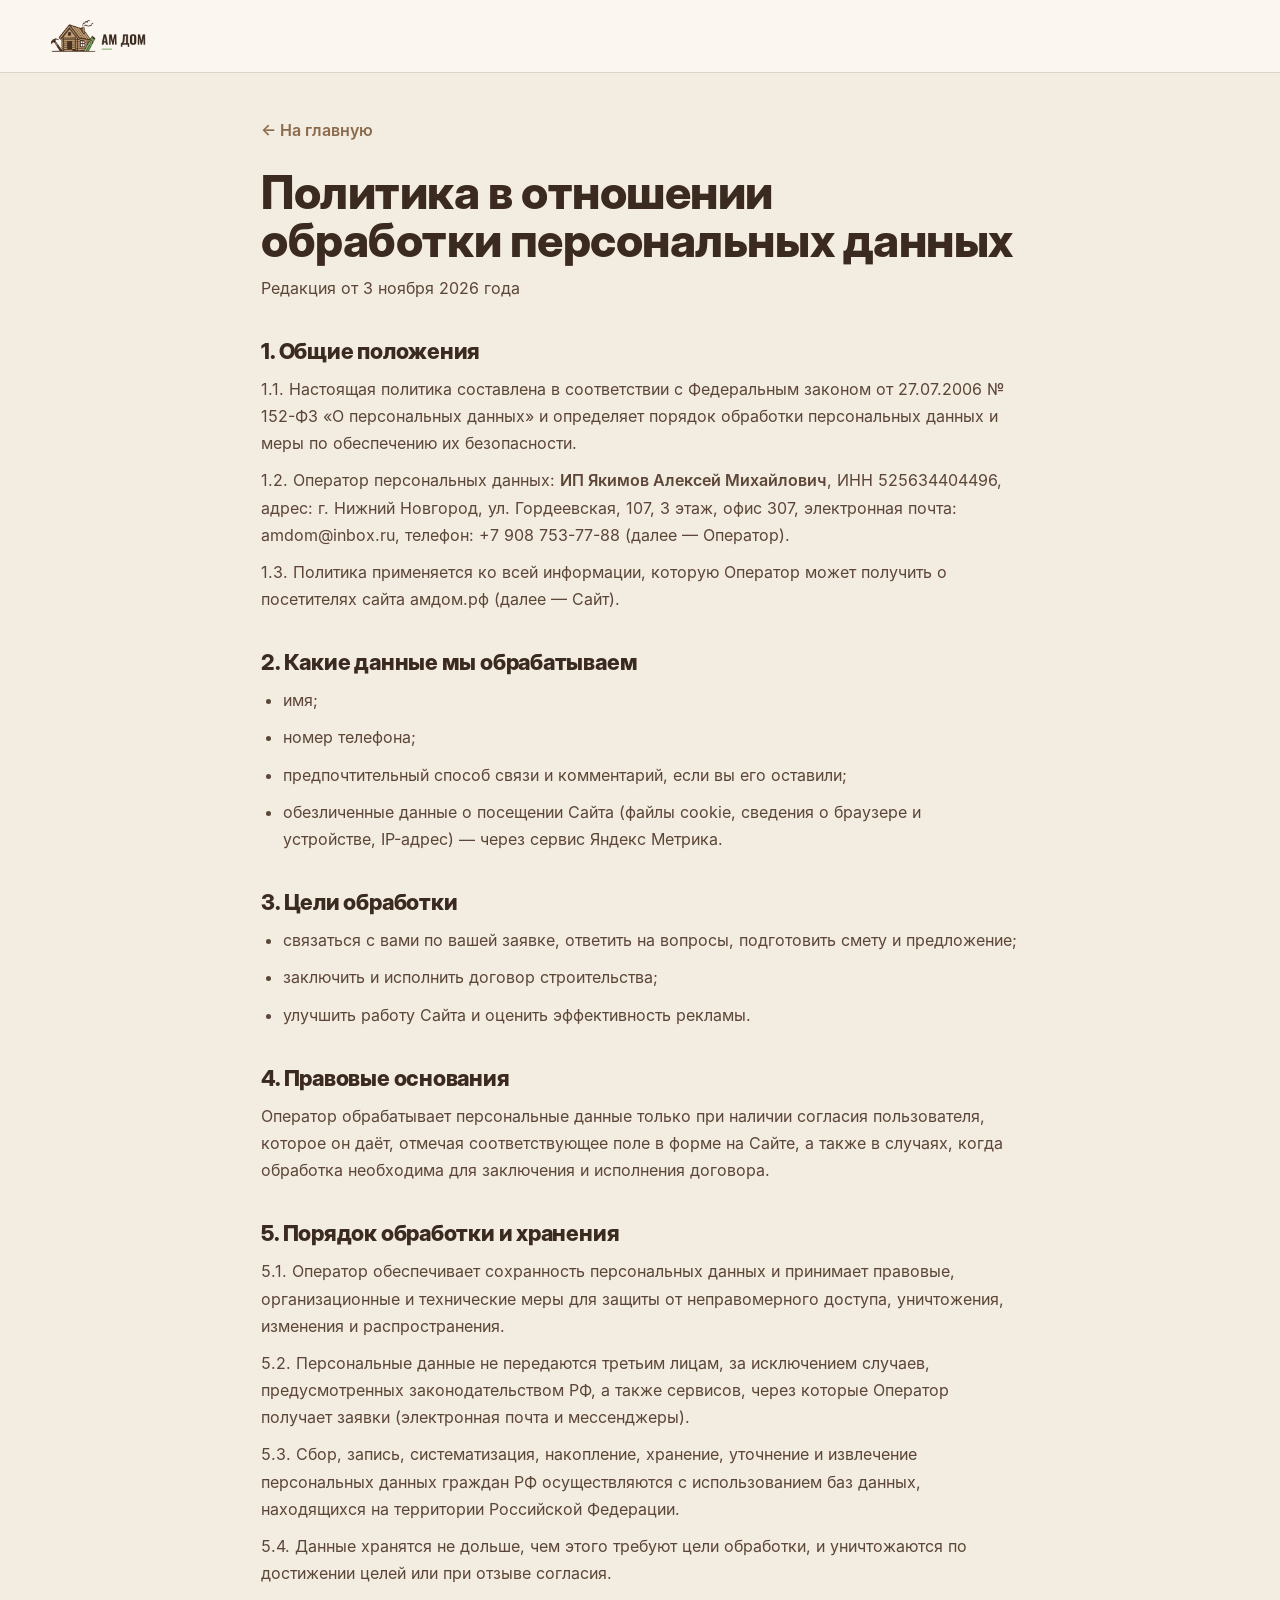
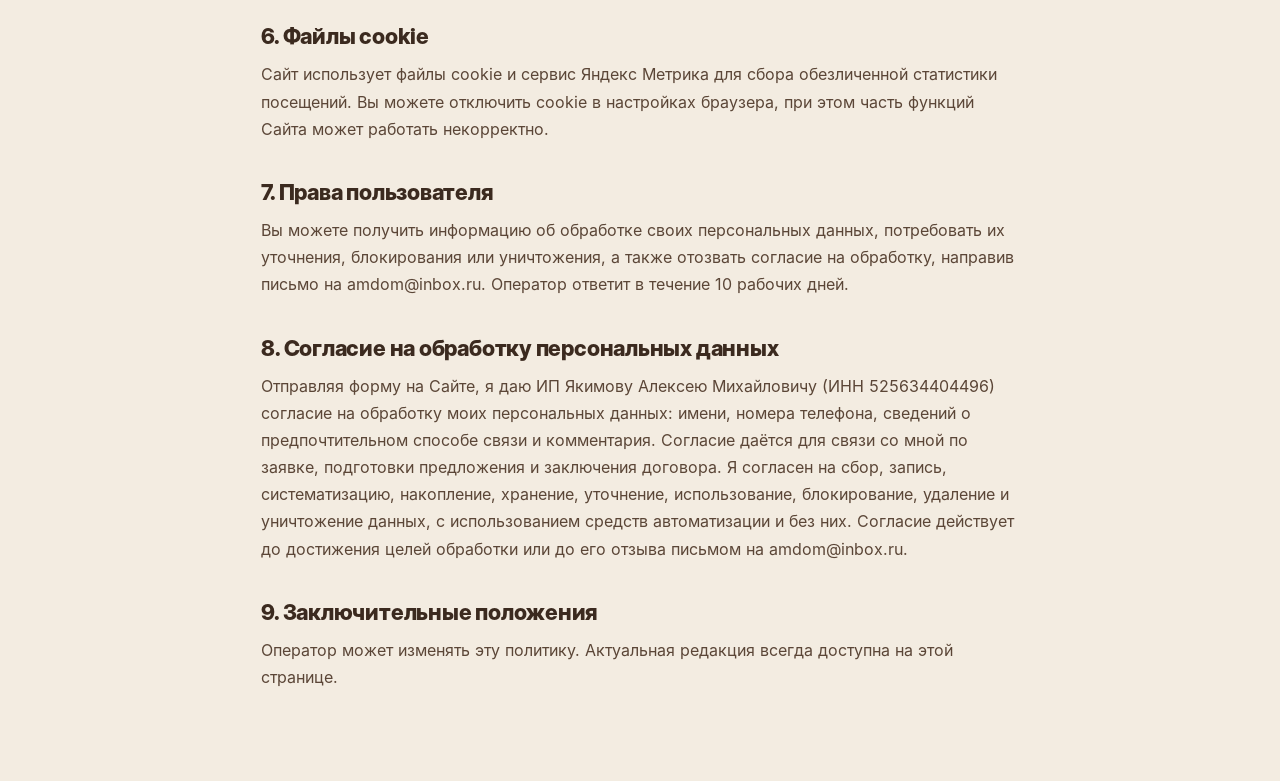
<file: policy.html>
<!doctype html>
<html lang="ru">
<head>
<meta charset="utf-8">
<meta name="viewport" content="width=device-width, initial-scale=1">
<title>Политика конфиденциальности — АМ ДОМ</title>
<meta name="robots" content="noindex">
<link rel="icon" type="image/png" href="media/favicon.png">
<link rel="stylesheet" href="css/style.css">
<style>
.doc{max-width:860px;margin:0 auto;padding:120px var(--pad) 80px}
.doc h1{font-size:clamp(30px,4vw,46px);line-height:1.05;margin-bottom:10px}
.doc h2{font-size:22px;margin:36px 0 12px}
.doc p,.doc li{line-height:1.7;color:#5b4637;font-size:16px;margin-bottom:10px}
.doc ul{padding-left:22px}
.doc .back{display:inline-flex;margin-bottom:28px;font-weight:600;color:var(--oreh)}
</style>
</head>
<body>
<header class="top solid"><a class="logo" href="index.html"><img src="media/logo.png" alt="АМ ДОМ"></a></header>
<main class="doc">
<a class="back" href="index.html">← На главную</a>
<h1>Политика в отношении обработки персональных данных</h1>
<p class="muted">Редакция от 3 ноября 2026 года</p>

<h2>1. Общие положения</h2>
<p>1.1. Настоящая политика составлена в соответствии с Федеральным законом от 27.07.2006 № 152-ФЗ «О персональных данных» и определяет порядок обработки персональных данных и меры по обеспечению их безопасности.</p>
<p>1.2. Оператор персональных данных: <b>ИП Якимов Алексей Михайлович</b>, ИНН 525634404496, адрес: г. Нижний Новгород, ул. Гордеевская, 107, 3 этаж, офис 307, электронная почта: amdom@inbox.ru, телефон: +7 908 753-77-88 (далее — Оператор).</p>
<p>1.3. Политика применяется ко всей информации, которую Оператор может получить о посетителях сайта амдом.рф (далее — Сайт).</p>

<h2>2. Какие данные мы обрабатываем</h2>
<ul>
<li>имя;</li>
<li>номер телефона;</li>
<li>предпочтительный способ связи и комментарий, если вы его оставили;</li>
<li>обезличенные данные о посещении Сайта (файлы cookie, сведения о браузере и устройстве, IP-адрес) — через сервис Яндекс Метрика.</li>
</ul>

<h2>3. Цели обработки</h2>
<ul>
<li>связаться с вами по вашей заявке, ответить на вопросы, подготовить смету и предложение;</li>
<li>заключить и исполнить договор строительства;</li>
<li>улучшить работу Сайта и оценить эффективность рекламы.</li>
</ul>

<h2>4. Правовые основания</h2>
<p>Оператор обрабатывает персональные данные только при наличии согласия пользователя, которое он даёт, отмечая соответствующее поле в форме на Сайте, а также в случаях, когда обработка необходима для заключения и исполнения договора.</p>

<h2>5. Порядок обработки и хранения</h2>
<p>5.1. Оператор обеспечивает сохранность персональных данных и принимает правовые, организационные и технические меры для защиты от неправомерного доступа, уничтожения, изменения и распространения.</p>
<p>5.2. Персональные данные не передаются третьим лицам, за исключением случаев, предусмотренных законодательством РФ, а также сервисов, через которые Оператор получает заявки (электронная почта и мессенджеры).</p>
<p>5.3. Сбор, запись, систематизация, накопление, хранение, уточнение и извлечение персональных данных граждан РФ осуществляются с использованием баз данных, находящихся на территории Российской Федерации.</p>
<p>5.4. Данные хранятся не дольше, чем этого требуют цели обработки, и уничтожаются по достижении целей или при отзыве согласия.</p>

<h2>6. Файлы cookie</h2>
<p>Сайт использует файлы cookie и сервис Яндекс Метрика для сбора обезличенной статистики посещений. Вы можете отключить cookie в настройках браузера, при этом часть функций Сайта может работать некорректно.</p>

<h2>7. Права пользователя</h2>
<p>Вы можете получить информацию об обработке своих персональных данных, потребовать их уточнения, блокирования или уничтожения, а также отозвать согласие на обработку, направив письмо на amdom@inbox.ru. Оператор ответит в течение 10 рабочих дней.</p>

<h2>8. Согласие на обработку персональных данных</h2>
<p>Отправляя форму на Сайте, я даю ИП Якимову Алексею Михайловичу (ИНН 525634404496) согласие на обработку моих персональных данных: имени, номера телефона, сведений о предпочтительном способе связи и комментария. Согласие даётся для связи со мной по заявке, подготовки предложения и заключения договора. Я согласен на сбор, запись, систематизацию, накопление, хранение, уточнение, использование, блокирование, удаление и уничтожение данных, с использованием средств автоматизации и без них. Согласие действует до достижения целей обработки или до его отзыва письмом на amdom@inbox.ru.</p>

<h2>9. Заключительные положения</h2>
<p>Оператор может изменять эту политику. Актуальная редакция всегда доступна на этой странице.</p>
</main>
</body>
</html>
</file>
<file: css/style.css>
/* АМ ДОМ — оформление сайта */
@font-face{font-family:'Inter';font-weight:400;font-display:swap;src:url('../fonts/Inter-Regular.woff') format('woff')}
@font-face{font-family:'Inter';font-weight:500;font-display:swap;src:url('../fonts/Inter-Medium.woff') format('woff')}
@font-face{font-family:'Inter';font-weight:600;font-display:swap;src:url('../fonts/Inter-SemiBold.woff') format('woff')}
@font-face{font-family:'Inter Display';font-weight:700;font-display:swap;src:url('../fonts/InterDisplay-Bold.woff') format('woff')}
@font-face{font-family:'Inter Display';font-weight:800;font-display:swap;src:url('../fonts/InterDisplay-ExtraBold.woff') format('woff')}

:root{
  --kofe:#3B2A1F; --kofe2:#4A3527; --brus:#C6A273; --oreh:#8A6A4A; --slivki:#F3ECE1; --paper:#FBF7F1;
  --green:#5E9E4B; --line:rgba(59,42,31,.12); --muted:#7a6352;
  --pad:clamp(16px,4vw,56px); --r:18px; --top:72px;
}
*{box-sizing:border-box;margin:0;padding:0}
html{scroll-behavior:smooth;scroll-padding-top:var(--top)}
html,body{background:var(--slivki);color:var(--kofe);font-family:'Inter',system-ui,sans-serif;-webkit-font-smoothing:antialiased}
body.lock{overflow:hidden}
a{color:inherit;text-decoration:none}
img{display:block;max-width:100%}
button{font:inherit;color:inherit;background:none;border:0;cursor:pointer}
input,select,textarea{font:inherit;color:inherit}
h1,h2,h3{font-family:'Inter Display','Inter',sans-serif;font-weight:800;letter-spacing:-.01em}
[hidden]{display:none!important}

/* кнопки */
.btn{display:inline-flex;align-items:center;justify-content:center;gap:10px;padding:14px 22px;border-radius:12px;font-weight:600;font-size:15px;line-height:1.2;
  background:var(--kofe);color:var(--slivki);transition:transform .2s,background .2s,box-shadow .2s;cursor:pointer;border:0;white-space:nowrap}
.btn:hover{transform:translateY(-1px);background:var(--kofe2);box-shadow:0 8px 20px rgba(59,42,31,.18)}
.btn.light{background:var(--paper);color:var(--kofe)}
.btn.light:hover{background:#fff}
.btn.ghost{background:transparent;border:1.5px solid rgba(255,255,255,.8);color:#fff}
.btn.line{background:transparent;border:1.5px solid var(--kofe);color:var(--kofe)}
.btn.line:hover{background:var(--kofe);color:var(--slivki)}
.btn .dot{width:8px;height:8px;border-radius:50%;background:var(--green);flex:none}
.row{display:flex;gap:12px;flex-wrap:wrap}

/* ---------- шапка ---------- */
.top{position:fixed;inset:0 0 auto 0;z-index:40;height:var(--top);display:flex;align-items:center;justify-content:space-between;gap:20px;
  padding:0 var(--pad);transition:background .4s,box-shadow .4s}
.top.solid{background:rgba(251,247,241,.94);backdrop-filter:blur(10px);-webkit-backdrop-filter:blur(10px);box-shadow:0 1px 0 var(--line)}
.top .logo{height:44px;padding:6px 12px;background:rgba(251,247,241,.92);border-radius:10px;display:flex;align-items:center;flex:none;transition:padding .3s,background .3s}
.top.solid .logo{background:none;padding:6px 0}
.top .logo img{height:100%;width:auto}
.menu{display:flex;gap:26px;align-items:center;font-size:15px;font-weight:500}
.menu a{color:#fff;text-shadow:0 1px 8px rgba(0,0,0,.35);transition:color .2s}
.top.solid .menu a{color:var(--kofe);text-shadow:none}
.menu a:hover{color:var(--brus)!important}
.menu .menu-phone{display:none}
.top-right{display:flex;align-items:center;gap:18px}
.top-phone{font-weight:600;font-size:15px;color:#fff;text-shadow:0 1px 8px rgba(0,0,0,.35);white-space:nowrap}
.top.solid .top-phone{color:var(--kofe);text-shadow:none}
.burger{display:none;width:44px;height:44px;border-radius:12px;background:var(--paper);position:relative}
.burger i{position:absolute;left:12px;right:12px;height:2px;background:var(--kofe);border-radius:2px;transition:transform .3s,opacity .3s}
.burger i:nth-child(1){top:15px}.burger i:nth-child(2){top:21px}.burger i:nth-child(3){top:27px}
.top.open .burger i:nth-child(1){transform:translateY(6px) rotate(45deg)}
.top.open .burger i:nth-child(2){opacity:0}
.top.open .burger i:nth-child(3){transform:translateY(-6px) rotate(-45deg)}

/* ---------- главный экран ---------- */
.build{position:relative;height:620vh}
.stage{position:sticky;top:0;height:100vh;height:100svh;overflow:hidden;background:#cfe3f3}
.vbox{position:absolute;inset:0}
.replay{display:none}
.intro .mob{display:none}
.stage video,.stage .night{position:absolute;inset:0;width:100%;height:100%;object-fit:cover;object-position:42% 50%}
.stage .night{opacity:0}
.stage canvas.pre{position:absolute;inset:0;width:100%;height:100%;object-fit:cover;object-position:42% 50%;transition:opacity .5s}
.stage canvas.pre.off{opacity:0;pointer-events:none}
.shade{position:absolute;inset:0;pointer-events:none;
  background:linear-gradient(180deg,rgba(25,17,11,.35) 0%,rgba(25,17,11,0) 22%,rgba(25,17,11,0) 55%,rgba(25,17,11,.55) 100%)}
.tint{position:absolute;inset:0;pointer-events:none;opacity:0}
.tint.i{background:linear-gradient(100deg,rgba(25,17,11,.62) 0%,rgba(25,17,11,.35) 32%,rgba(25,17,11,0) 58%)}
.tint.f{background:linear-gradient(180deg,rgba(14,12,24,.55) 0%,rgba(14,12,24,0) 30%,rgba(14,12,24,0) 62%,rgba(12,9,6,.78) 100%);transition:opacity .6s}
.tint.f.on{opacity:1}
.intro{position:absolute;left:var(--pad);right:var(--pad);top:clamp(96px,16vh,170px);color:#fff;max-width:760px;text-shadow:0 2px 24px rgba(0,0,0,.25)}
.kick{display:flex;align-items:center;gap:10px;font-size:13px;letter-spacing:.22em;text-transform:uppercase;font-weight:600}
.kick i{width:28px;height:3px;border-radius:2px;background:var(--green)}
.intro h1{font-size:clamp(38px,6.2vw,84px);line-height:.98;margin:18px 0}
.intro p{font-size:clamp(16px,1.5vw,19px);line-height:1.5;max-width:520px;opacity:.95}
.hint{position:absolute;left:50%;bottom:28px;transform:translateX(-50%);color:#fff;font-size:13px;letter-spacing:.12em;text-transform:uppercase;
  display:flex;flex-direction:column;align-items:center;gap:10px;opacity:.9}
.hint .m{width:24px;height:38px;border:2px solid rgba(255,255,255,.85);border-radius:14px;position:relative}
.hint .m:after{content:"";position:absolute;left:50%;top:7px;width:4px;height:8px;margin-left:-2px;border-radius:2px;background:#fff;animation:wh 1.6s infinite}
@keyframes wh{0%{opacity:0;transform:translateY(0)}30%{opacity:1}100%{opacity:0;transform:translateY(12px)}}
.card{position:absolute;right:var(--pad);bottom:clamp(64px,9vh,96px);width:min(380px,calc(100% - 2*var(--pad)));
  background:rgba(251,247,241,.94);backdrop-filter:blur(10px);border-radius:var(--r);padding:22px 24px 20px;
  box-shadow:0 18px 50px rgba(25,17,11,.25);opacity:0;transform:translateY(16px);transition:opacity .35s,transform .35s}
.card.on{opacity:1;transform:none}
.card .num{display:flex;justify-content:space-between;align-items:center;font-size:12px;letter-spacing:.2em;text-transform:uppercase;color:var(--oreh);font-weight:600}
.card h3{font-size:26px;line-height:1.1;margin:10px 0 8px}
.card p{font-size:15px;line-height:1.5;color:#5b4637}
.card .gl{width:36px;height:3px;border-radius:2px;background:var(--green);margin-top:14px}
.swap{transition:opacity .2s}.swap.fade{opacity:0}
.rail{position:absolute;left:var(--pad);right:var(--pad);bottom:26px;height:4px;border-radius:3px;background:rgba(255,255,255,.35);opacity:0;transition:opacity .35s}
.rail.on{opacity:1}
.rail b{position:absolute;left:0;top:0;bottom:0;width:0;border-radius:3px;background:var(--green)}
.rail span{position:absolute;top:-3px;width:10px;height:10px;margin-left:-5px;border-radius:50%;background:rgba(255,255,255,.9);box-shadow:0 0 0 2px rgba(59,42,31,.25)}
.final{position:absolute;inset:0;padding:clamp(96px,13vh,124px) var(--pad) clamp(28px,5vh,48px);color:#fff;
  display:flex;flex-direction:column;justify-content:space-between;opacity:0;pointer-events:none;transition:opacity .5s;text-shadow:0 2px 20px rgba(0,0,0,.35)}
.final.on{opacity:1}
.final.on .fb{pointer-events:auto}
.final h2{font-size:clamp(32px,4.4vw,64px);line-height:1;margin:14px 0 0}
.final .fb{display:flex;justify-content:space-between;align-items:flex-end;gap:32px;flex-wrap:wrap}
.final p{font-size:clamp(15px,1.3vw,18px);line-height:1.5;opacity:.95;max-width:460px}
.final .row{margin-top:20px}
.final .btn{text-shadow:none}
.facts{display:flex;gap:28px;flex-wrap:wrap}
.facts div{font-size:13px;opacity:.9;line-height:1.35}
.facts b{display:block;font-family:'Inter Display';font-weight:800;font-size:28px;color:#fff}

/* ---------- общие секции ---------- */
.sec{padding:clamp(72px,10vw,128px) 0;position:relative}
.sec.paper{background:var(--paper)}
.sec.dark{background:var(--kofe);color:var(--slivki)}
.wrap{max-width:1280px;margin:0 auto;padding:0 var(--pad)}
.wrap.narrow{max-width:920px}
.head{display:flex;justify-content:space-between;align-items:flex-end;gap:32px;margin-bottom:clamp(32px,4vw,52px);flex-wrap:wrap}
.head h2,.quiz h2,.custom h2,.contacts h2{font-size:clamp(32px,4.4vw,56px);line-height:1.02}
.head > p{max-width:440px;line-height:1.6;color:var(--muted);font-size:16px}
.dark .head > p,.dark .muted{color:rgba(243,236,225,.7)}
.eyebrow{display:flex;align-items:center;gap:10px;font-size:13px;letter-spacing:.2em;text-transform:uppercase;font-weight:600;color:var(--oreh);margin-bottom:14px}
.eyebrow:before{content:"";width:28px;height:3px;border-radius:2px;background:var(--green)}
.dark .eyebrow{color:var(--brus)}
.muted{color:var(--muted)}
.small{font-size:13px;line-height:1.5;color:var(--muted);margin-top:16px}

/* появление при прокрутке */
.rev{opacity:0;transform:translateY(24px);transition:opacity .7s ease,transform .7s ease}
.rev.in{opacity:1;transform:none}

/* ---------- каталог ---------- */
.filters{display:flex;flex-wrap:wrap;gap:14px 32px;align-items:center;margin-bottom:32px;padding:18px 20px;background:var(--paper);border-radius:var(--r);border:1px solid var(--line)}
.fgroup{display:flex;align-items:center;gap:8px;flex-wrap:wrap}
.fgroup > span{font-size:13px;font-weight:600;color:var(--muted);margin-right:4px}
.chip{padding:9px 14px;border-radius:999px;border:1.5px solid var(--line);font-size:14px;font-weight:500;transition:all .2s;background:#fff}
.chip:hover{border-color:var(--oreh)}
.chip.on{background:var(--kofe);border-color:var(--kofe);color:var(--slivki)}
.chip .cs{display:none}
.fcount{margin-left:auto;font-size:14px;color:var(--muted);font-weight:500}
.grid{display:grid;grid-template-columns:repeat(3,1fr);gap:24px}
.hc{background:var(--paper);border-radius:var(--r);overflow:hidden;border:1px solid var(--line);display:flex;flex-direction:column;cursor:pointer;
  transition:transform .3s,box-shadow .3s}
.hc:hover{transform:translateY(-4px);box-shadow:0 22px 50px rgba(59,42,31,.14)}
.hc .ph{position:relative;aspect-ratio:3/2;overflow:hidden;background:#dfe9d8}
.hc .trk{display:flex;width:100%;height:100%;overflow-x:auto;scroll-snap-type:x mandatory;scrollbar-width:none;-webkit-overflow-scrolling:touch;overscroll-behavior-x:contain}
.hc .trk::-webkit-scrollbar{display:none}
.hc .trk img{flex:0 0 100%;width:100%;height:100%;object-fit:cover;scroll-snap-align:start;user-select:none}
.cnav{position:absolute;top:50%;transform:translateY(-50%);width:38px;height:38px;border-radius:50%;background:rgba(255,255,255,.9);color:var(--kofe);font-size:22px;line-height:1;display:grid;place-items:center;box-shadow:0 4px 14px rgba(0,0,0,.18);opacity:0;transition:opacity .2s,background .2s;z-index:2}
.cnav.p{left:10px}.cnav.n{right:10px}
.cnav:hover{background:#fff}
.hc:hover .cnav,.cnav:focus-visible{opacity:1}
.cdots{position:absolute;left:0;right:0;bottom:10px;display:flex;justify-content:center;gap:5px;pointer-events:none;z-index:2}
.cdots i{width:6px;height:6px;border-radius:50%;background:rgba(255,255,255,.55);box-shadow:0 0 3px rgba(0,0,0,.3);transition:all .2s}
.cdots i.on{background:#fff;width:16px;border-radius:3px}
@media (hover:none){.cnav{display:none}}
.badges{position:absolute;left:14px;top:14px;display:flex;gap:6px;flex-wrap:wrap}
.badges span{background:rgba(251,247,241,.94);padding:6px 10px;border-radius:8px;font-size:12px;font-weight:600}
.hc .bd{padding:20px 22px 22px;display:flex;flex-direction:column;gap:10px;flex:1}
.hc h3{font-size:24px;line-height:1.1}
.hc .sz{font-size:15px;color:var(--muted);font-weight:500}
.hc .spec{display:flex;flex-wrap:wrap;gap:6px 14px;font-size:14px;color:#5b4637}
.hc .spec span{display:inline-flex;align-items:center;gap:6px}
.hc .spec span:before{content:"";width:5px;height:5px;border-radius:50%;background:var(--brus)}
.hc .ft{margin-top:auto;padding-top:14px;border-top:1px solid var(--line);display:flex;justify-content:space-between;align-items:center;gap:10px}
.hc .pr small{display:block;font-size:12px;color:var(--muted);font-weight:500}
.hc .pr b{font-family:'Inter Display';font-weight:800;font-size:22px}
.hc .more{width:44px;height:44px;border-radius:12px;background:var(--kofe);color:var(--slivki);display:grid;place-items:center;font-size:20px;flex:none;transition:background .2s}
.hc:hover .more{background:var(--green)}
.empty{text-align:center;padding:48px 20px;background:var(--paper);border-radius:var(--r)}
.empty p{margin-bottom:18px;color:var(--muted)}

/* ---------- окна ---------- */
.modal{position:fixed;inset:0;z-index:60;display:flex;align-items:center;justify-content:center;padding:24px}
.modal-bg{position:absolute;inset:0;background:rgba(25,17,11,.6);backdrop-filter:blur(4px);animation:fi .3s}
.modal-box{position:relative;background:var(--paper);border-radius:22px;max-height:calc(100vh - 48px);overflow:auto;animation:pu .35s cubic-bezier(.2,.8,.2,1);overscroll-behavior:contain}
@keyframes fi{from{opacity:0}}
@keyframes pu{from{opacity:0;transform:translateY(24px) scale(.98)}}
.x{position:absolute;right:14px;top:14px;z-index:3;width:44px;height:44px;border-radius:12px;background:rgba(251,247,241,.94);font-size:28px;line-height:1;box-shadow:0 2px 10px rgba(0,0,0,.08)}
.house-box{width:min(1180px,100%)}
.lead-box{width:min(460px,100%);padding:34px 30px 30px}
.hm{display:grid;grid-template-columns:1.15fr 1fr;grid-template-areas:'g i' 'p i';grid-template-rows:auto 1fr}
.gal{grid-area:g}.plan{grid-area:p}.info{grid-area:i}
.hm > *{min-width:0}
.gal{position:relative;background:#e6e0d6;min-height:100%}
.gal-main{position:relative;aspect-ratio:4/3;overflow:hidden;background:#dfe9d8}
.gal-main img{width:100%;height:100%;object-fit:cover}
.gal-nav{position:absolute;top:50%;transform:translateY(-50%);width:44px;height:44px;border-radius:50%;background:rgba(251,247,241,.92);font-size:22px;display:grid;place-items:center}
.gal-nav.p{left:14px}.gal-nav.n{right:14px}
.thumbs{display:flex;gap:8px;padding:10px;overflow-x:auto}
.thumbs button{flex:none;width:86px;aspect-ratio:3/2;border-radius:10px;overflow:hidden;opacity:.6;border:2px solid transparent;transition:opacity .2s}
.thumbs button.on{opacity:1;border-color:var(--kofe)}
.thumbs img{width:100%;height:100%;object-fit:cover}
.plan{padding:18px 18px 22px;border-top:1px solid var(--line);background:#fff}
.plan-top{display:flex;justify-content:space-between;align-items:center;gap:10px;margin-bottom:12px;flex-wrap:wrap}
.plan-top h4{font-size:15px}
.plan img{width:100%;max-height:520px;object-fit:contain;cursor:zoom-in}
.tog{display:inline-flex;background:var(--slivki);border-radius:10px;padding:3px}
.tog button{padding:7px 12px;border-radius:8px;font-size:13px;font-weight:600;color:var(--muted)}
.tog button.on{background:#fff;color:var(--kofe);box-shadow:0 1px 4px rgba(0,0,0,.08)}
.info{padding:34px 34px 30px}
.info h2{font-size:clamp(30px,3.4vw,44px);line-height:1;margin-bottom:6px}
.info .sz{color:var(--muted);font-weight:500;margin-bottom:22px}
.kv{display:grid;grid-template-columns:repeat(3,1fr);gap:10px;margin-bottom:22px}
.kv div{background:#fff;border:1px solid var(--line);border-radius:14px;padding:12px 14px}
.kv b{display:block;font-family:'Inter Display';font-weight:800;font-size:20px}
.kv span{font-size:12px;color:var(--muted)}
.kv .kv-area{position:relative}
.inf{display:inline-grid;place-items:center;width:20px;height:20px;border-radius:50%;background:var(--green);color:#fff;font:italic 700 12px/1 Georgia,serif;vertical-align:-5px;margin-left:5px;cursor:pointer;box-shadow:0 0 0 3px rgba(94,158,75,.2);transition:all .2s}
.inf:hover,.kv-area.open .inf{background:var(--kofe);box-shadow:0 0 0 3px rgba(59,42,31,.15)}
.kv .tip{position:absolute;left:0;top:calc(100% + 8px);z-index:5;width:340px;max-width:calc(100vw - 64px);background:#fff;border:1px solid var(--line);border-radius:12px;padding:14px 16px;font-size:13px;line-height:1.5;color:#4a382b;box-shadow:0 16px 40px rgba(59,42,31,.18);opacity:0;visibility:hidden;transform:translateY(-4px);transition:all .2s}
.kv-area.open .tip{opacity:1;visibility:visible;transform:none}
@media (hover:hover){.kv-area:has(.inf:hover) .tip{opacity:1;visibility:visible;transform:none}}
.feat{list-style:none;display:grid;grid-template-columns:1fr 1fr;gap:8px 16px;margin-bottom:20px}
.feat li{font-size:14px;display:flex;gap:8px;line-height:1.4}
.feat li:before{content:"";width:16px;height:16px;flex:none;margin-top:1px;border-radius:50%;background:var(--green) url("data:image/svg+xml,%3Csvg xmlns='http://www.w3.org/2000/svg' viewBox='0 0 16 16'%3E%3Cpath d='M4.5 8.2l2.2 2.2 4.8-5' fill='none' stroke='white' stroke-width='1.8' stroke-linecap='round'/%3E%3C/svg%3E")}
.info .txt p{font-size:15px;line-height:1.6;color:#5b4637;margin-bottom:10px}
.pk{margin:22px 0 14px;display:flex;flex-direction:column;gap:8px}
.pk label{display:flex;align-items:center;justify-content:space-between;gap:12px;padding:14px 16px;border-radius:14px;border:1.5px solid var(--line);background:#fff;cursor:pointer;transition:border-color .2s}
.pk label:has(input:checked){border-color:var(--kofe);box-shadow:0 0 0 1px var(--kofe)}
.pk input{accent-color:var(--kofe);width:18px;height:18px;flex:none}
.pk .nm{flex:1}
.pk .nm b{display:block;font-size:15px}
.pk .nm small{font-size:12px;color:var(--muted)}
.pk .pp{font-family:'Inter Display';font-weight:800;font-size:18px;white-space:nowrap}
.days{font-size:14px;color:var(--muted);margin-bottom:18px}
.days b{color:var(--kofe)}
.zoom{position:fixed;inset:0;z-index:80;background:#fff;display:flex;align-items:center;justify-content:center;cursor:zoom-out;padding:20px}
.zoom img{max-width:100%;max-height:100%;object-fit:contain}

/* ---------- почему мы ---------- */
.why{display:grid;grid-template-columns:repeat(3,1fr);gap:20px}
.wi{padding:28px;border-radius:var(--r);background:var(--slivki);transition:transform .3s}
.wi:hover{transform:translateY(-3px)}
.wi svg{width:44px;height:44px;fill:none;stroke:var(--oreh);stroke-width:2;stroke-linecap:round;stroke-linejoin:round;margin-bottom:18px}
.wi h3{font-size:21px;margin-bottom:8px}
.wi p{font-size:15px;line-height:1.55;color:var(--muted)}
.stats{display:grid;grid-template-columns:repeat(4,1fr);gap:20px;margin-bottom:28px}
.stats div{padding:24px;border-radius:var(--r);background:var(--kofe);color:var(--slivki)}
.stats b{display:block;font-family:'Inter Display';font-weight:800;font-size:44px;color:var(--brus)}

/* подзаголовок и тёмная плашка с кнопкой */
.head .lead{margin-top:14px;font-size:clamp(18px,1.8vw,22px);font-weight:500;color:var(--oreh)}
.h2b{color:var(--brus)}
.cta{margin-top:24px;border-radius:22px;background:var(--kofe);color:var(--slivki);padding:clamp(30px,4vw,48px) var(--pad);text-align:center}
.cta h3{font-size:clamp(24px,2.8vw,34px);margin-bottom:10px}
.cta p{max-width:560px;margin:0 auto 24px;line-height:1.6;color:rgba(243,236,225,.78)}
.wi{background:#fff}
.sec.paper .wi,.sec.paper .steps li{background:#fff}
/* вопросы по блокам */
.faqg + .faqg{margin-top:44px}
.faqg h3{font-size:clamp(20px,2.2vw,26px);margin-bottom:6px;color:var(--oreh)}

/* ---------- комплектации ---------- */
.ptabs{display:grid;grid-template-columns:repeat(3,1fr);gap:12px;margin-bottom:20px}
.ptab{text-align:left;padding:20px 22px;border-radius:var(--r);background:var(--paper);border:1.5px solid var(--line);transition:all .25s}
.ptab .n{font-size:12px;letter-spacing:.18em;text-transform:uppercase;color:var(--oreh);font-weight:600}
.ptab h3{font-size:24px;margin:6px 0 4px}
.ptab p{font-size:14px;color:var(--muted)}
.ptab .from{margin-top:12px;font-weight:600;font-size:15px}
.ptab.on{background:var(--kofe);border-color:var(--kofe);color:var(--slivki)}
.ptab.on .n{color:var(--brus)}.ptab.on p{color:rgba(243,236,225,.7)}
.pbody{background:var(--paper);border-radius:var(--r);border:1px solid var(--line);padding:clamp(22px,3vw,36px)}
.pbody .plus{font-size:14px;font-weight:600;color:var(--green);margin-bottom:18px;display:flex;align-items:center;gap:8px}
.plist{display:grid;grid-template-columns:1fr 1fr;gap:0 40px}
.plist div{padding:14px 0;border-bottom:1px solid var(--line);display:grid;grid-template-columns:170px 1fr;gap:16px;font-size:15px;line-height:1.5}
.plist b{font-weight:600}
.plist span{color:#5b4637}
.pall{margin-top:18px}
.pall summary{cursor:pointer;font-weight:600;font-size:15px;padding:10px 0;list-style:none;display:flex;align-items:center;gap:8px}
.pall summary::-webkit-details-marker{display:none}
.pall summary:after{content:"+";font-size:20px;color:var(--oreh)}
.pall[open] summary:after{content:"−"}
.pfoot{display:flex;justify-content:space-between;align-items:center;gap:16px;flex-wrap:wrap;margin-top:24px;padding-top:22px;border-top:1px solid var(--line)}
.pfoot p{font-size:14px;color:var(--muted);max-width:560px;line-height:1.5}

/* ---------- технология ---------- */
.obj{position:relative}
.otrk{display:flex;gap:14px;overflow-x:auto;scroll-snap-type:x mandatory;scrollbar-width:none;padding-bottom:4px;-webkit-overflow-scrolling:touch}
.otrk::-webkit-scrollbar{display:none}
.oit{flex:none;height:380px;border-radius:var(--r);overflow:hidden;scroll-snap-align:start;background:#e8dfd2;padding:0}
.oit img{height:100%;width:auto;display:block;transition:transform .5s}
.oit:hover img{transform:scale(1.03)}
.onav{position:absolute;top:50%;transform:translateY(-50%);width:48px;height:48px;border-radius:50%;background:var(--kofe);color:var(--slivki);font-size:26px;display:grid;place-items:center;box-shadow:0 6px 20px rgba(0,0,0,.2);z-index:2}
.onav.p{left:-14px}.onav.n{right:-14px}
.onav:hover{background:var(--green)}
.lb{position:fixed;inset:0;z-index:200;background:rgba(20,14,10,.94);display:grid;place-items:center}
.lb img{max-width:92vw;max-height:86vh;border-radius:12px;object-fit:contain}
.lbx{position:absolute;top:14px;right:16px;width:46px;height:46px;border-radius:50%;background:rgba(255,255,255,.12);color:#fff;font-size:28px}
.lbn{position:absolute;top:50%;transform:translateY(-50%);width:52px;height:52px;border-radius:50%;background:rgba(255,255,255,.12);color:#fff;font-size:30px}
.lbn.p{left:16px}.lbn.n{right:16px}
.lbx:hover,.lbn:hover{background:rgba(255,255,255,.25)}
.lbc{position:absolute;bottom:18px;left:0;right:0;text-align:center;color:rgba(255,255,255,.7);font-size:14px}
.wall{display:grid;grid-template-columns:1.1fr 1fr;gap:40px;align-items:center}
.wall-pic{background:#fff;border-radius:var(--r);padding:18px 18px 14px;border:1px solid rgba(243,236,225,.1)}
.wimg{position:relative}
.wimg img{width:100%;height:auto;display:block}
.wdot{position:absolute;transform:translate(-50%,-50%);width:34px;height:34px;border-radius:50%;background:var(--kofe);color:var(--slivki);border:2px solid var(--brus);font-weight:700;font-size:14px;display:grid;place-items:center;box-shadow:0 4px 14px rgba(0,0,0,.3);transition:transform .2s,background .2s}
.wdot:hover{transform:translate(-50%,-50%) scale(1.1)}
.wdot.on{background:var(--brus);color:var(--kofe);border-color:#fff;transform:translate(-50%,-50%) scale(1.18)}
.wside{display:flex;justify-content:space-between;margin-top:10px;padding-top:10px;border-top:1px solid #e6ddd0;font-size:14px;font-weight:600;color:#7a6656}
.wall-list{display:flex;flex-direction:column;gap:8px}
.wl{text-align:left;padding:14px 18px;border-radius:14px;border:1px solid rgba(243,236,225,.14);transition:all .25s;display:grid;grid-template-columns:28px 1fr;gap:4px 12px;align-items:start}
.wl i{grid-row:span 2;width:28px;height:28px;border-radius:8px;font-style:normal;font-size:12px;font-weight:700;display:grid;place-items:center;background:rgba(243,236,225,.1);color:var(--brus)}
.wl b{font-size:16px}
.wl span{font-size:14px;line-height:1.5;color:rgba(243,236,225,.65);display:none}
.wl.on{background:rgba(243,236,225,.08);border-color:var(--brus)}
.wl.on i{background:var(--brus);color:var(--kofe)}
.wl.on span{display:block}

/* ---------- калькулятор ---------- */
.calc{display:grid;grid-template-columns:1fr 1.1fr;gap:24px;align-items:stretch}
.calc-form,.mort-form{background:#fff;border:1px solid var(--line);border-radius:var(--r);padding:clamp(22px,3vw,34px)}
.lbl{display:block;font-size:13px;font-weight:600;color:var(--muted);margin:0 0 10px}
.lbl:not(:first-child){margin-top:24px}
.select{position:relative}
.select:after{content:"";position:absolute;right:18px;top:50%;width:9px;height:9px;border-right:2px solid var(--kofe);border-bottom:2px solid var(--kofe);transform:translateY(-70%) rotate(45deg);pointer-events:none}
select{width:100%;appearance:none;-webkit-appearance:none;padding:16px 44px 16px 18px;border-radius:12px;border:1.5px solid var(--line);background:var(--paper);font-size:16px;font-weight:500;cursor:pointer}
.seg{display:flex;flex-wrap:wrap;gap:8px}
.seg label{flex:1 1 140px;cursor:pointer}
.seg input{position:absolute;opacity:0;pointer-events:none}
.seg label > span{display:block;padding:14px 16px;border-radius:12px;border:1.5px solid var(--line);background:var(--paper);transition:all .2s;height:100%}
.seg label > span b{display:block;font-size:15px}
.seg label > span small{display:block;font-size:12px;color:var(--muted);margin-top:2px}
.seg input:checked + span{background:var(--kofe);border-color:var(--kofe);color:var(--slivki)}
.seg input:checked + span small{color:rgba(243,236,225,.7)}
.seg input:focus-visible + span{outline:2px solid var(--green);outline-offset:2px}
.small-seg label{flex:1 1 80px}
.small-seg label > span{padding:10px 12px;font-size:14px;text-align:center;font-weight:500}
.calc-out{background:var(--kofe);color:var(--slivki);border-radius:var(--r);overflow:hidden;display:flex;flex-direction:column}
.calc-out img{width:100%;aspect-ratio:16/8;object-fit:cover}
.calc-res{padding:clamp(22px,3vw,34px);flex:1;display:flex;flex-direction:column}
.calc-res .muted,.mort-out .muted{color:rgba(243,236,225,.7)}
.price{font-family:'Inter Display';font-weight:800;font-size:clamp(36px,4.4vw,54px);line-height:1.05;margin:6px 0 18px;color:#fff}
.calc-meta{display:flex;gap:28px;flex-wrap:wrap;margin-bottom:24px}
.calc-meta b{display:block;font-size:19px;font-weight:600}
.calc-meta span{font-size:13px;color:rgba(243,236,225,.65)}
.calc-res .btn{background:var(--paper);color:var(--kofe)}
.calc-res .btn.line{background:transparent;border-color:rgba(243,236,225,.6);color:var(--slivki)}
.calc-res .btn.line:hover{background:var(--slivki);color:var(--kofe)}
.calc-res .small{color:rgba(243,236,225,.55);margin-top:auto;padding-top:18px}

/* ---------- ипотека ---------- */
.mort{display:grid;grid-template-columns:1.2fr 1fr;gap:24px}
.mort .seg{margin-bottom:10px}
.rng{margin-top:26px}
.rng-top{display:flex;justify-content:space-between;align-items:baseline;gap:12px;margin-bottom:12px}
.rng label{font-size:14px;font-weight:600;color:var(--muted)}
.rng output{font-family:'Inter Display';font-weight:800;font-size:22px}
.rng .num{display:inline-flex;align-items:baseline;gap:6px;font-family:'Inter Display';font-weight:800;font-size:22px;white-space:nowrap}
.rng .num i{font-style:normal}
.rng .num em{font-style:normal;color:var(--muted);font-size:18px}
.ninp{font:inherit;color:inherit;width:9.2ch;text-align:right;border:0;border-bottom:1.5px dashed rgba(59,42,31,.35);background:transparent;padding:0 2px 1px;border-radius:0;outline:none;transition:border-color .2s,background .2s}
.ninp.sm{width:3ch}
.ninp:hover{border-bottom-color:var(--green)}
.ninp:focus{border-bottom:1.5px solid var(--green);background:rgba(94,158,75,.08)}
input[type=range]{width:100%;-webkit-appearance:none;appearance:none;height:6px;border-radius:3px;background:linear-gradient(90deg,var(--green) var(--p,50%),#e6ddd0 var(--p,50%));outline:none}
input[type=range]::-webkit-slider-thumb{-webkit-appearance:none;width:24px;height:24px;border-radius:50%;background:#fff;border:3px solid var(--kofe);cursor:pointer;box-shadow:0 2px 8px rgba(0,0,0,.15)}
input[type=range]::-moz-range-thumb{width:20px;height:20px;border-radius:50%;background:#fff;border:3px solid var(--kofe);cursor:pointer}
.mort-out{background:var(--kofe);color:var(--slivki);border-radius:var(--r);padding:clamp(22px,3vw,34px);display:flex;flex-direction:column;align-items:flex-start}
.mort-out .calc-meta{gap:22px}
.mort-out .small{color:rgba(243,236,225,.55)}

/* ---------- этапы ---------- */
.steps{list-style:none;display:grid;grid-template-columns:repeat(3,1fr);gap:20px;counter-reset:s}
.steps li{padding:28px;border-radius:var(--r);background:var(--slivki);position:relative}
.steps b{font-family:'Inter Display';font-weight:800;font-size:44px;color:var(--brus);line-height:1}
.steps h3{font-size:22px;margin:14px 0 8px}
.steps p{font-size:15px;line-height:1.55;color:var(--muted)}
.ftabs,.fnav{display:none}

/* ---------- квиз ---------- */
.quiz{display:grid;grid-template-columns:.85fr 1.15fr;border-radius:24px;overflow:hidden;background:var(--paper);border:1px solid var(--line);min-height:520px}
.quiz-side{background:var(--kofe);color:var(--slivki);padding:clamp(28px,4vw,48px);display:flex;flex-direction:column}
.quiz-side .eyebrow{color:var(--brus)}
.quiz-side p{margin:16px 0 auto;line-height:1.6;color:rgba(243,236,225,.75);padding-bottom:28px}
.qprog{height:6px;border-radius:3px;background:rgba(243,236,225,.15);overflow:hidden;margin-bottom:10px}
.qprog b{display:block;height:100%;background:var(--green);width:0;transition:width .4s}
.quiz-side .muted{color:rgba(243,236,225,.6);font-size:14px}
.quiz-main{padding:clamp(28px,4vw,48px);display:flex;flex-direction:column}
.quiz-main h3{font-size:clamp(24px,2.6vw,32px);margin-bottom:22px;line-height:1.1}
.qopts{display:grid;grid-template-columns:1fr 1fr;gap:10px}
.qopt{text-align:left;padding:18px 20px;border-radius:14px;border:1.5px solid var(--line);background:#fff;font-size:16px;font-weight:500;transition:all .2s;display:flex;align-items:center;gap:12px}
.qopt:before{content:"";width:18px;height:18px;border-radius:50%;border:2px solid var(--line);flex:none;transition:all .2s}
.qopt:hover{border-color:var(--oreh)}
.qopt.on{border-color:var(--kofe);background:var(--slivki)}
.qopt.on:before{border:6px solid var(--kofe)}
.qnav{display:flex;justify-content:space-between;align-items:center;margin-top:auto;padding-top:26px;gap:12px}
.qback{font-weight:600;color:var(--muted);padding:10px 0}
.qback[disabled]{visibility:hidden}
.qnote{margin:-6px 0 14px}
.qres{display:grid;grid-template-columns:repeat(3,1fr);gap:10px;margin-bottom:20px}
.qres a{border-radius:12px;overflow:hidden;background:#fff;border:1px solid var(--line);font-size:13px;cursor:pointer}
.qres img{aspect-ratio:3/2;object-fit:cover;width:100%}
.qres span{display:block;padding:8px 10px;font-weight:600}
.qres small{display:block;color:var(--muted);font-weight:500}
.quiz-main .form{gap:10px}

/* ---------- индивидуальный проект ---------- */
.custom{display:grid;grid-template-columns:1.1fr 1fr;gap:clamp(28px,5vw,64px);align-items:center}
.custom-img{border-radius:24px;overflow:hidden;aspect-ratio:1448/1024}
.custom-img img{width:100%;height:100%;object-fit:cover}
.custom-txt p{margin:18px 0 22px;line-height:1.65;color:var(--muted);font-size:16px}
.tags{display:flex;gap:8px;flex-wrap:wrap;margin-bottom:28px}
.tags span{padding:9px 14px;border-radius:999px;background:var(--slivki);font-size:14px;font-weight:500}

/* ---------- отзывы ---------- */
.rvwrap{position:relative}
.rvtrk{display:flex;gap:28px;overflow-x:auto;scroll-snap-type:x mandatory;scrollbar-width:none;padding:18px 6px 10px;-webkit-overflow-scrolling:touch}
.rvtrk::-webkit-scrollbar{display:none}
.rvc{flex:none;width:250px;margin:0;scroll-snap-align:start;text-align:center}
.rvc:nth-child(odd) .rvph{transform:rotate(-2deg)}.rvc:nth-child(even) .rvph{transform:rotate(1.6deg)}
.rvph{display:block;width:100%;aspect-ratio:9/17;border-radius:30px;background:#1e1712;padding:9px;box-shadow:0 18px 40px rgba(59,42,31,.22);position:relative;overflow:hidden;transition:transform .3s}
.rvph:hover{transform:rotate(0) translateY(-4px)!important}
.rvph img{width:100%;height:100%;object-fit:cover;object-position:top;border-radius:22px;display:block;background:#fff}
.rvc.empty .rvph{background:#2a1e16}
.rvc.empty .rvph:before{content:"";position:absolute;inset:9px;border-radius:22px;background:#efe7db}
.rvc.empty .rvbar{position:absolute;left:9px;right:9px;top:9px;height:11%;border-radius:22px 22px 0 0;background:#d9cdbb;z-index:1}
.rvb{position:absolute;z-index:1;height:8%;border-radius:14px;background:#fff;width:62%;box-shadow:0 1px 2px rgba(0,0,0,.06)}
.rvb.l{left:10%;top:17%}.rvb.r{right:10%;top:28%;background:#d8ebcf;width:50%}.rvb.l.s{top:39%;width:44%}
.rvc.empty p{position:absolute;z-index:1;left:0;right:0;bottom:16%;font-size:14px;font-weight:600;color:var(--muted);line-height:1.4}
.rvc figcaption{margin-top:16px}
.rvc figcaption b{display:block;font-size:16px}
.rvc figcaption small{color:var(--muted);font-size:13px}
.rvc.empty figcaption{opacity:.45}
.reviews{display:grid;grid-template-columns:repeat(3,1fr);gap:20px}
.rv{background:var(--paper);border-radius:var(--r);padding:26px;border:1px solid var(--line)}
.rv p{line-height:1.6;margin-bottom:16px}
.rv b{display:block}.rv small{color:var(--muted)}

/* ---------- вопросы ---------- */
.faq details{border-bottom:1px solid var(--line)}
.faq summary{list-style:none;cursor:pointer;padding:22px 48px 22px 0;font-family:'Inter Display';font-weight:700;font-size:clamp(18px,2vw,22px);position:relative;line-height:1.3}
.faq summary::-webkit-details-marker{display:none}
.faq summary:after{content:"";position:absolute;right:6px;top:50%;width:12px;height:12px;border-right:2px solid var(--kofe);border-bottom:2px solid var(--kofe);transform:translateY(-75%) rotate(45deg);transition:transform .3s}
.faq details[open] summary:after{transform:translateY(-25%) rotate(-135deg)}
.faq details p{padding:0 48px 24px 0;line-height:1.65;color:#5b4637;font-size:16px}

/* ---------- контакты и формы ---------- */
.contacts{display:grid;grid-template-columns:1fr 460px;gap:clamp(32px,6vw,80px);align-items:start}
.clist{list-style:none;margin:34px 0 28px}
.clist li{padding:16px 0;border-bottom:1px solid rgba(243,236,225,.14);display:grid;grid-template-columns:110px 1fr;gap:16px;align-items:baseline}
.clist span{font-size:13px;color:rgba(243,236,225,.55);text-transform:uppercase;letter-spacing:.12em;font-weight:600}
.clist a{font-size:clamp(17px,1.8vw,21px);font-weight:500;line-height:1.4}
.clist a:hover{color:var(--brus)}
.hours{font-size:clamp(17px,1.8vw,21px);font-weight:500;line-height:1.5}
.map{position:relative;margin-top:clamp(28px,4vw,48px);height:400px;border-radius:var(--r);overflow:hidden;background:rgba(243,236,225,.06);border:1px solid rgba(243,236,225,.12)}
.map iframe{position:absolute;inset:0;width:100%;height:100%;border:0}
.map-open{position:absolute;left:14px;bottom:14px;z-index:2;background:var(--paper);color:var(--kofe);font-weight:600;font-size:14px;padding:10px 14px;border-radius:10px;box-shadow:0 6px 18px rgba(0,0,0,.25)}
.map-open:hover{background:#fff}
.msg{display:flex;gap:10px;flex-wrap:wrap}
.mbtn{display:inline-flex;align-items:center;gap:10px;padding:13px 18px;border-radius:12px;border:1.5px solid rgba(243,236,225,.25);font-weight:600;font-size:15px;transition:all .2s}
.mbtn svg{width:20px;height:20px;fill:currentColor}
.mbtn:hover{background:var(--slivki);color:var(--kofe)}
.mbtn.tg{background:#2AABEE;border-color:#2AABEE;color:#fff}
.mbtn.mx{background:#6b4cff;border-color:#6b4cff;color:#fff}
.mbtn.vk{background:#0077FF;border-color:#0077FF;color:#fff}
.mbtn.tg:hover,.mbtn.mx:hover,.mbtn.vk:hover{filter:brightness(1.1);color:#fff}
.form{display:flex;flex-direction:column;gap:12px}
.contacts .form{background:var(--paper);color:var(--kofe);border-radius:22px;padding:30px}
.contacts .form .muted{color:var(--muted)}
.form h3{font-size:28px}
.form .muted{margin-bottom:6px;font-size:15px;line-height:1.5}
.form input:not([type=radio]):not([type=checkbox]),.form textarea{width:100%;padding:15px 16px;border-radius:12px;border:1.5px solid var(--line);background:#fff;font-size:16px;outline:none;transition:border-color .2s;resize:vertical}
.form input:focus,.form textarea:focus{border-color:var(--kofe)}
.form .err{border-color:#c0492f!important}
.agree{display:flex;gap:10px;font-size:13px;line-height:1.45;color:var(--muted);cursor:pointer;align-items:flex-start}
.agree input{width:18px;height:18px;flex:none;margin-top:1px;accent-color:var(--kofe)}
.agree a{text-decoration:underline}
.agree.err span{color:#c0492f}
.form .btn{margin-top:6px}
.done{text-align:center;padding:30px 10px}
.done .ok{width:64px;height:64px;border-radius:50%;background:var(--green);margin:0 auto 18px;display:grid;place-items:center}
.done .ok svg{width:30px;height:30px;fill:none;stroke:#fff;stroke-width:3;stroke-linecap:round;stroke-linejoin:round}
.done h3{font-size:26px;margin-bottom:8px}
.done p{color:var(--muted);line-height:1.6}

/* ---------- подвал ---------- */
.foot{background:#2a1e16;color:rgba(243,236,225,.75);padding:48px 0 calc(32px + env(safe-area-inset-bottom))}
.foot-top{display:flex;align-items:center;justify-content:space-between;gap:24px;flex-wrap:wrap;padding-bottom:28px;border-bottom:1px solid rgba(243,236,225,.12)}
.foot .logo{height:48px;padding:7px 12px;background:var(--paper);border-radius:10px;display:inline-flex}
.foot .logo img{height:100%;width:auto}
.foot nav{display:flex;gap:22px;flex-wrap:wrap;font-size:15px}
.foot nav a:hover,.foot-bot a:hover{color:var(--brus)}
.soc{display:flex;gap:10px}
.soc a{padding:8px 12px;border-radius:10px;border:1px solid rgba(243,236,225,.2);font-size:14px}
.soc a.si{width:42px;height:42px;padding:0;display:grid;place-items:center;border:0;color:#fff}
.soc a.si svg{width:20px;height:20px;fill:currentColor}
.si.tg{background:#2AABEE}.si.mx{background:#6b4cff}.si.vk{background:#0077FF}
.soc a.si:hover{filter:brightness(1.12)}
.foot-bot{display:flex;justify-content:space-between;gap:12px 24px;flex-wrap:wrap;padding-top:22px;font-size:13px}
.foot-bot a{text-decoration:underline}
.mnote{display:flex;gap:10px;align-items:flex-start;margin-top:18px;font-size:13px;line-height:1.55;color:rgba(243,236,225,.7)}
.mnote svg{flex:none;width:18px;height:18px;margin-top:1px;fill:none;stroke:var(--brus);stroke-width:1.8;stroke-linecap:round}
.foot-note{margin-top:18px;padding-top:16px;border-top:1px solid rgba(243,236,225,.12);font-size:13px;line-height:1.55;opacity:.75;max-width:760px}

/* ---------- мелочи ---------- */
.mbar{display:none}
.toast{position:fixed;left:50%;bottom:24px;transform:translateX(-50%);z-index:90;background:var(--kofe);color:var(--slivki);padding:14px 20px;border-radius:12px;font-size:15px;box-shadow:0 10px 30px rgba(0,0,0,.2)}
.cookie{position:fixed;right:var(--pad);top:calc(var(--top) + 12px);z-index:55;max-width:420px;background:var(--paper);border-radius:16px;padding:18px 20px;box-shadow:0 14px 40px rgba(25,17,11,.22);display:flex;gap:14px;align-items:center}
.cookie p{font-size:13px;line-height:1.45;color:var(--muted)}
.cookie a{text-decoration:underline}
.cookie .btn{padding:10px 16px;font-size:14px}

/* ---------- планшет ---------- */
@media (max-width:1100px){
  .menu{gap:18px;font-size:14px}
  .top-phone{display:none}
  .grid{grid-template-columns:repeat(2,1fr)}
  .hm{grid-template-columns:1fr;grid-template-areas:'g' 'i' 'p'}
  .wall,.calc,.mort,.custom,.contacts{grid-template-columns:1fr}
  .oit{height:260px}
  .onav{display:none}
  .lbn{width:42px;height:42px;font-size:24px}.lbn.p{left:8px}.lbn.n{right:8px}
  .quiz{grid-template-columns:1fr}
  .stats{grid-template-columns:repeat(2,1fr)}
}
@media (max-width:900px){
  .burger{display:block}
  .menu{position:fixed;left:0;right:0;top:var(--top);background:var(--paper);flex-direction:column;align-items:stretch;gap:0;padding:8px var(--pad) 24px;
    box-shadow:0 20px 40px rgba(25,17,11,.18);transform:translateY(-12px);opacity:0;pointer-events:none;transition:all .3s}
  .top.open .menu{transform:none;opacity:1;pointer-events:auto}
  .top.open{background:var(--paper)}
  .top.open .logo{background:none;padding:6px 0}
  .menu a{color:var(--kofe)!important;text-shadow:none;padding:16px 0;border-bottom:1px solid var(--line);font-size:17px}
  .menu .menu-phone{display:block;font-weight:700;border:0}
  .why,.steps{grid-template-columns:1fr 1fr}
  .reviews{grid-template-columns:1fr}
  .plist{grid-template-columns:1fr}
}

/* ---------- телефон ---------- */
@media (max-width:760px){
  .wdot{width:26px;height:26px;font-size:12px;border-width:1.5px}
  /* этапы в папке */
  .ftabs{display:flex;gap:4px;padding:0 10px;position:relative;z-index:2}
  .ftab{flex:1;height:40px;border-radius:12px 12px 0 0;background:#e6dccd;color:var(--muted);font-family:'Inter Display';font-weight:800;font-size:15px;position:relative;top:1px;transition:background .2s,color .2s,height .2s;margin-top:6px}
  .ftab.on{background:#fff;color:var(--brus);height:46px;margin-top:0;box-shadow:0 -4px 12px rgba(59,42,31,.06)}
  .steps.folder{display:block;position:relative;background:#fff;border-radius:18px;padding:0;box-shadow:0 14px 30px rgba(59,42,31,.1);display:grid}
  .steps.folder:before,.steps.folder:after{content:"";position:absolute;left:10px;right:10px;bottom:-7px;height:20px;background:#fff;border-radius:0 0 16px 16px;z-index:-1;box-shadow:0 6px 14px rgba(59,42,31,.08)}
  .steps.folder:after{left:20px;right:20px;bottom:-14px;background:#f4ede3}
  .steps.folder li{grid-area:1/1;visibility:hidden;opacity:0;background:transparent!important;padding:22px 22px 20px}
  .steps.folder li.on{visibility:visible;opacity:1;animation:fin .35s ease}
  .steps.folder b{font-size:30px}
  .steps.folder h3{margin:8px 0 6px}
  .fnav{display:flex;align-items:center;justify-content:center;gap:18px;margin-top:26px}
  .fnav button{width:42px;height:42px;border-radius:50%;background:var(--kofe);color:var(--slivki);font-size:22px;display:grid;place-items:center}
  .fnav .fc{font-weight:600;color:var(--muted);font-size:14px;min-width:44px;text-align:center}
  @keyframes fin{from{opacity:0;transform:translateX(12px)}to{opacity:1;transform:none}}
  .why{gap:12px}
  .wi{display:grid;grid-template-columns:36px 1fr;column-gap:14px;row-gap:4px;align-items:center;padding:18px 20px}
  .wi svg{width:36px;height:36px;margin:0;display:block}
  .wi h3{font-size:19px;margin:0}
  .wi p{grid-column:2}
  .sec{padding:36px 0}
  .head{gap:12px;margin-bottom:22px}
  .rvtrk{padding:6px 4px 6px;gap:20px}
  .rvc figcaption{margin-top:10px}
  .map{height:320px}
  .rvc{width:200px}
  .rng .num{font-size:19px}
  .oit{height:220px}
  .msg{display:grid;grid-template-columns:1fr 1fr}
  .msg .mbtn{justify-content:center}
  :root{--top:64px}
  .top .logo{height:40px}
  .top-right .btn{display:none}
  .card{left:var(--pad);right:var(--pad);width:auto;bottom:58px;padding:18px 18px 16px}
  .card h3{font-size:21px}.card p{font-size:14px}
  .final{padding-top:92px;padding-bottom:calc(80px + env(safe-area-inset-bottom))}
  .final .fb{gap:22px}
  .final .row{margin-top:16px}
  .final .row .btn{padding-left:16px;padding-right:16px;font-size:14px}
  .tint.i{background:linear-gradient(180deg,rgba(25,17,11,.55) 0%,rgba(25,17,11,.25) 45%,rgba(25,17,11,0) 70%)}
  .facts{gap:14px;flex-wrap:nowrap;width:100%;justify-content:space-between}
  .facts div{font-size:11px}.facts b{font-size:19px}
  .stage video,.stage .night,.stage canvas.pre{object-position:38% 50%}
  .hint{bottom:90px}
  .rail{bottom:calc(76px + env(safe-area-inset-bottom))}
  .card{bottom:calc(96px + env(safe-area-inset-bottom))}

  .filters{padding:16px;gap:16px;flex-direction:column;align-items:stretch}
  .fgroup{display:grid;grid-auto-flow:column;grid-auto-columns:1fr;gap:6px;background:var(--slivki);border-radius:12px;padding:4px;position:relative;margin-top:22px}
  .fgroup > span{position:absolute;left:2px;top:-22px;margin:0;font-size:12px;letter-spacing:.08em;text-transform:uppercase}
  .chip{border:0;background:transparent;padding:10px 4px;border-radius:9px;font-size:14px;text-align:center;white-space:nowrap}
  .chip.on{background:var(--kofe);color:var(--slivki)}
  .chip .cl{display:none}.chip .cs{display:inline}
  .fcount{margin:0;text-align:center;font-size:13px}
  /* главный экран на телефоне: один экран, ролик играет сам */
  .build.m{height:auto}
  .build.m .stage{position:relative;top:auto;height:auto;background:var(--slivki);display:flex;flex-direction:column;padding:var(--top) 0 36px;overflow:visible}
  .build.m .hint,.build.m .rail,.build.m .card,.build.m .replay,.build.m .shade,.build.m .tint,.build.m .facts,.build.m .final .ft{display:none!important}
  .build.m .vbox{position:relative;width:100%;aspect-ratio:3/2;overflow:hidden}
  .build.m canvas.frames{position:absolute;inset:0;width:100%;height:100%;display:block;object-fit:cover}
  .build.m .stage .night{object-position:50% 50%;transition:opacity 1s ease}
  /* лента этапов */
  .build.m .strip{display:flex;gap:10px;overflow-x:auto;scroll-snap-type:x mandatory;-webkit-overflow-scrolling:touch;scrollbar-width:none;
    padding:16px var(--pad) 6px;scroll-padding:0 var(--pad)}
  .build.m .strip::-webkit-scrollbar{display:none}
  .build.m .sc{flex:0 0 76%;scroll-snap-align:center;text-align:left;background:var(--paper);border:1.5px solid var(--line);border-radius:16px;padding:14px 16px 16px;
    display:flex;flex-direction:column;gap:6px;transition:border-color .25s,background .25s,transform .25s;opacity:.75}
  .build.m .sc:first-child{margin-left:12%}.build.m .sc:last-child{margin-right:12%}
  .build.m .sc.on{border-color:var(--kofe);background:#fff;opacity:1}
  .build.m .sc .n{font-size:11px;letter-spacing:.16em;color:var(--oreh);font-weight:600}
  .build.m .sc b{font-family:'Inter Display';font-weight:800;font-size:19px;line-height:1.15}
  .build.m .sc .t{font-size:13.5px;line-height:1.45;color:var(--muted)}
  .build.m .sdots{display:flex;justify-content:center;gap:5px;padding:8px 0 4px}
  .build.m .sdots i{width:6px;height:6px;border-radius:3px;background:rgba(59,42,31,.18);transition:all .25s}
  .build.m .sdots i.on{width:20px;background:var(--kofe)}
  /* текст и кнопки под лентой */
  .build.m .intro{position:static;color:var(--kofe);text-shadow:none;opacity:1!important;padding:18px var(--pad) 0;max-width:none}
  .build.m .intro h1{font-size:30px;margin:8px 0 8px}
  .build.m .intro p{font-size:15px;color:var(--muted)}
  .build.m .intro .dsk{display:none}.build.m .intro .mob{display:inline}
  .build.m .kick{color:var(--oreh)}
  .build.m .final{position:static;display:block;opacity:1;pointer-events:auto;padding:4px var(--pad) 0;color:var(--kofe);text-shadow:none}
  .build.m .final .fb{display:block}
  .build.m .final p{display:none}
  .build.m .final .row{margin-top:14px}
  .build.m .final .btn.light{background:var(--kofe);color:var(--slivki)}
  .build.m .final .btn.ghost{border-color:var(--kofe);color:var(--kofe)}
  .grid{grid-template-columns:1fr;gap:16px}
  .why,.steps{grid-template-columns:1fr}
  .wi,.steps li{padding:22px}
  .ptabs{grid-template-columns:1fr;gap:8px}
  .ptab{padding:16px 18px}
  .ptab h3{font-size:20px}
  .plist div{grid-template-columns:1fr;gap:2px}
  .qopts{grid-template-columns:1fr}
  .qres{grid-template-columns:1fr 1fr 1fr;gap:6px}
  .qres span{padding:6px;font-size:12px}
  .quiz{min-height:0}
  .clist li{grid-template-columns:1fr;gap:4px}
  .contacts .form{padding:22px}
  .modal{padding:0;align-items:flex-end}
  .modal-box{border-radius:22px 22px 0 0;max-height:94vh;width:100%}
  .lead-box{padding:30px 20px calc(24px + env(safe-area-inset-bottom))}
  .info{padding:24px 20px calc(30px + env(safe-area-inset-bottom))}
  .kv{grid-template-columns:repeat(2,1fr)}
  .feat{grid-template-columns:1fr}
  .info .row .btn{flex:1 1 100%}
  .mbar{display:grid;grid-template-columns:minmax(0,1fr) 40px 40px 40px minmax(0,1fr);gap:6px;position:fixed;left:0;right:0;bottom:0;z-index:50;
    padding:8px 8px calc(8px + env(safe-area-inset-bottom));background:rgba(251,247,241,.96);backdrop-filter:blur(10px);box-shadow:0 -1px 0 var(--line)}
  .mbar a{display:flex;align-items:center;justify-content:center;gap:5px;padding:12px 4px;border-radius:12px;font-weight:600;font-size:13px;white-space:nowrap;background:#fff;border:1px solid var(--line)}
  .mbar svg{flex:none;width:16px;height:16px;fill:currentColor}
  .mbar a.ic{padding:12px 0;color:#fff;border:0}
  .mbar a.ic svg{width:20px;height:20px}
  .mbar a.tg{background:#2AABEE}.mbar a.mx{background:#6b4cff}.mbar a.vk{background:#0077FF}
  .mbar a.accent{font-size:13px;padding-left:1px;padding-right:1px;white-space:nowrap;background:var(--kofe);color:var(--slivki);border-color:var(--kofe)}
  .foot{padding-bottom:calc(96px + env(safe-area-inset-bottom))}
  .cookie{left:8px;right:8px;top:auto;bottom:calc(76px + env(safe-area-inset-bottom));max-width:none}
  .toast{bottom:calc(90px + env(safe-area-inset-bottom));width:calc(100% - 32px);text-align:center}
}
@media (prefers-reduced-motion:reduce){*{transition:none!important;animation:none!important}html{scroll-behavior:auto}}
</file>
